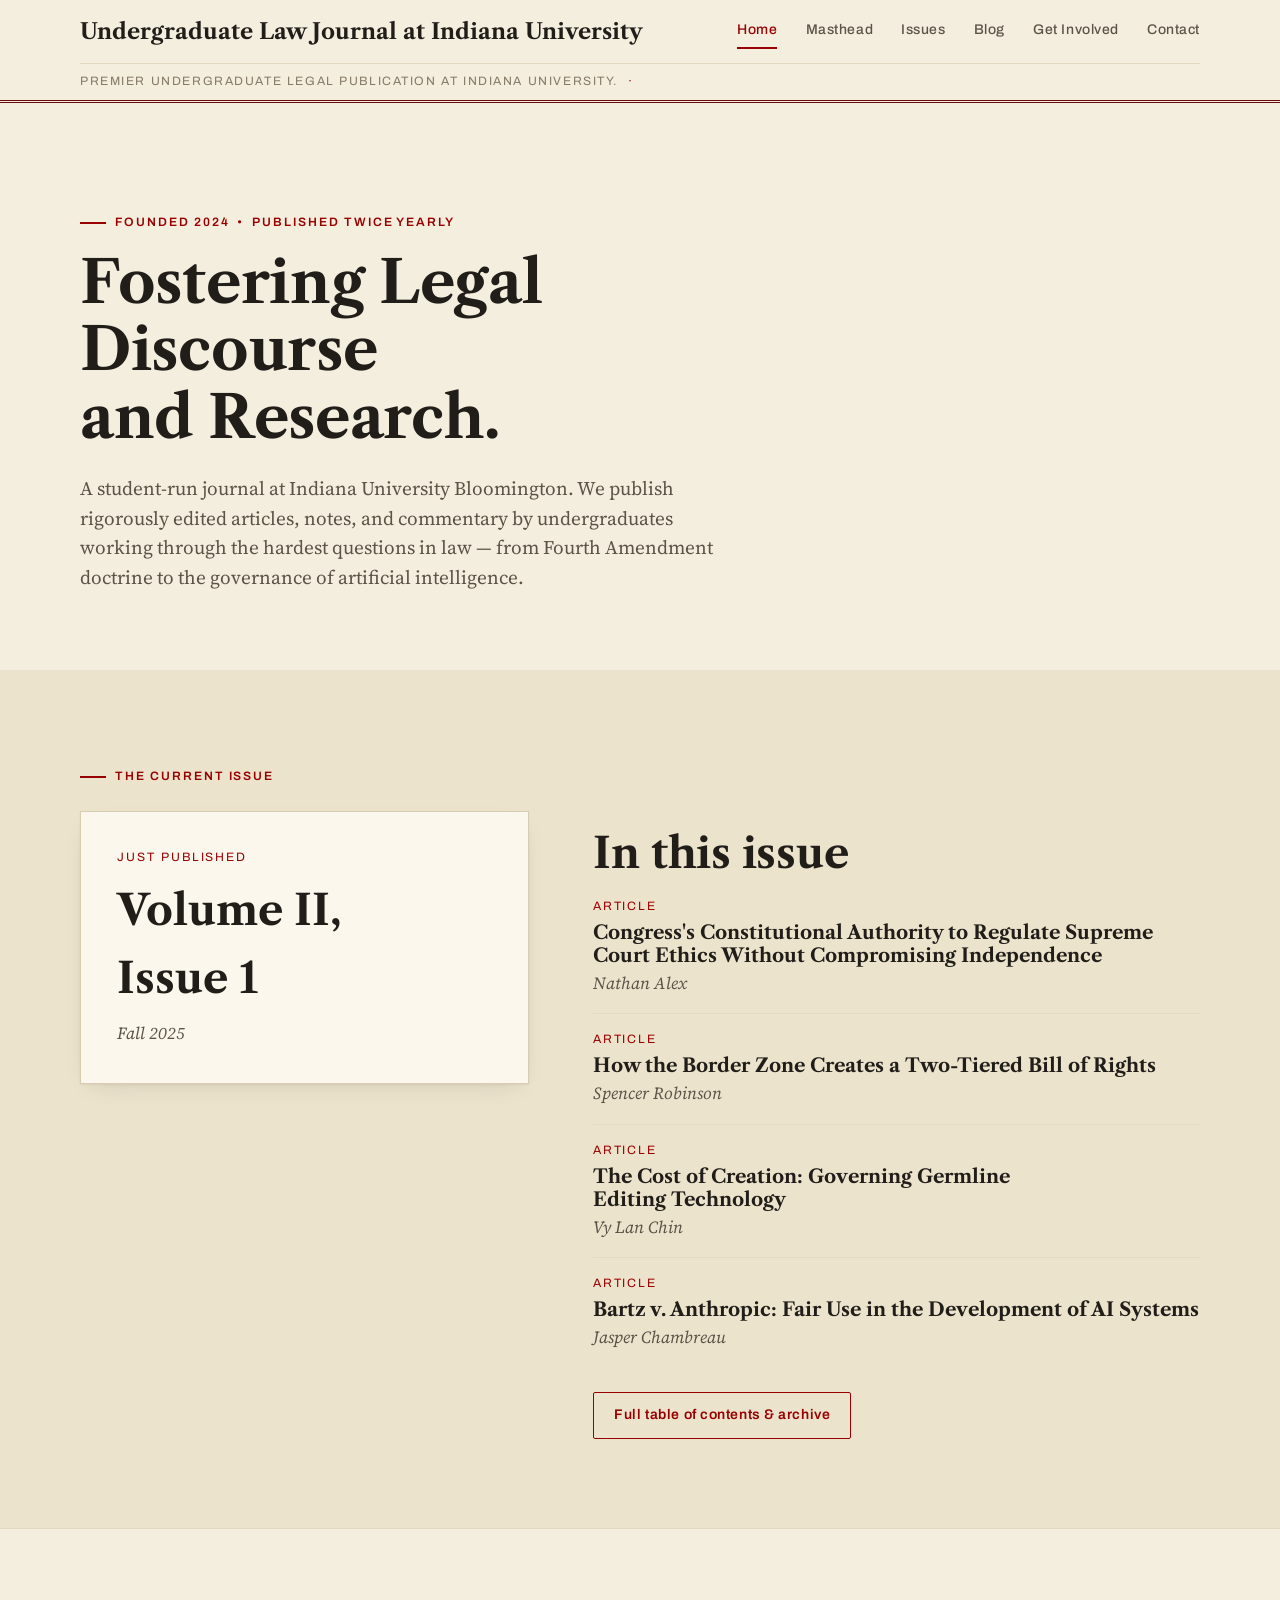
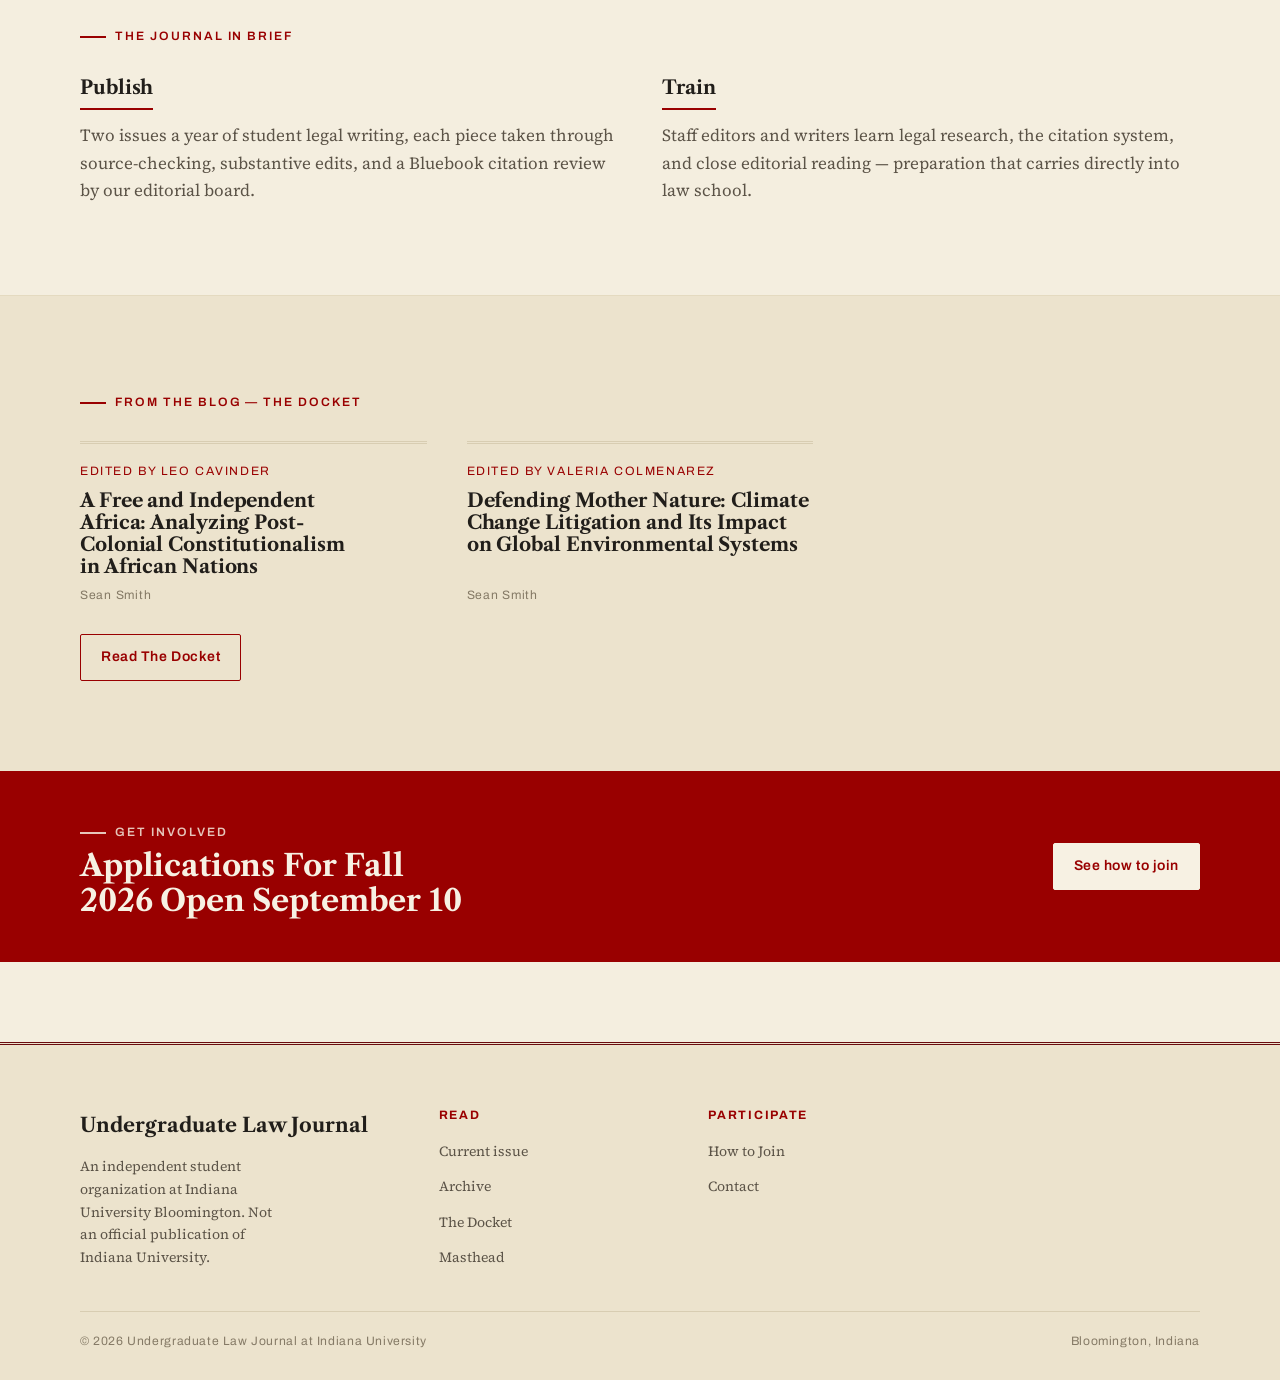
<file: index.html>
<!DOCTYPE html>
<html lang="en">
<head>
  <meta charset="UTF-8">
  <meta name="viewport" content="width=device-width, initial-scale=1.0">
  <title>ULJ @ IU</title>
  <meta name="description" content="The Indiana University Undergraduate Law Journal publishes peer-reviewed legal scholarship written and edited by undergraduates in Bloomington.">
  <link rel="icon" href="data:image/svg+xml,%3Csvg xmlns='http://www.w3.org/2000/svg' viewBox='0 0 32 32'%3E%3Crect width='32' height='32' fill='%23990000'/%3E%3Ctext x='16' y='24' font-size='22' text-anchor='middle' fill='%23F4EEDF' font-family='Georgia,serif'%3E%C2%A7%3C/text%3E%3C/svg%3E">
  <link rel="preconnect" href="https://fonts.googleapis.com">
  <link rel="preconnect" href="https://fonts.gstatic.com" crossorigin>
  <link rel="stylesheet" href="https://fonts.googleapis.com/css2?family=Archivo:wght@500;600;700&family=Libre+Caslon+Text:ital,wght@0,400;0,700;1,400&family=Source+Serif+4:opsz,wght@8..60,400;8..60,600&display=swap">
  <link rel="stylesheet" href="css/styles.css">
</head>
<body>
  <header class="site-header">
    <div class="wrap header-inner">
      <a class="wordmark" href="index.html">
        <span class="wordmark-title">Undergraduate Law Journal at Indiana University</span>
      </a>
      <button class="nav-toggle" aria-expanded="false" aria-controls="site-nav">Menu</button>
      <nav id="site-nav" class="site-nav" aria-label="Primary">
        <a href="index.html">Home</a>
        <a href="masthead.html">Masthead</a>
        <a href="issues.html">Issues</a>
        <a href="blog.html">Blog</a>
        <a href="get-involved.html">Get Involved</a>
        <a href="contact.html">Contact</a>
      </nav>
    </div>
    <div class="wrap volume-line">
      <span>Premier undergraduate legal publication at Indiana University.</span>
      <span aria-hidden="true">&middot;</span>
  
    </div>
  </header>

  <main>
    <section class="hero">
      <div class="wrap">
        <p class="eyebrow">Founded 2024 &nbsp;&bull;&nbsp; Published twice yearly</p>
        <h1>Fostering Legal Discourse and Research.</h1>
        <p class="lede">A student-run journal at Indiana University Bloomington. We publish rigorously edited articles, notes, and commentary by undergraduates working through the hardest questions in law &mdash; from Fourth Amendment doctrine to the governance of artificial intelligence.</p>
       
        
      </div>
    </section>

    <section class="section section--sunk">
      <div class="wrap">
        <p class="eyebrow">The current issue</p>
        <div class="issue-feature stack" style="margin-top:1.5rem">
          <div class="issue-plate">
            <p class="kicker">Just published</p>
            <p class="vol">Volume II, Issue 1</p>
            <p class="issue-meta">Fall 2025</p>
            
          </div>
          <div>
            <h2>In this issue</h2>
            <ul class="toc" style="margin-top:1.25rem">
              <li>
                <p class="art-kind">Article</p>
                <p class="art-title"><a href="issues.html">Congress's Constitutional Authority to Regulate Supreme Court Ethics Without Compromising Independence</a></p>
                <p class="art-author">Nathan Alex</p>
              </li>
              <li>
                <p class="art-kind">Article</p>
                <p class="art-title"><a href="issues.html">How the Border Zone Creates a Two-Tiered Bill of Rights</a></p>
                <p class="art-author">Spencer Robinson</p>
              </li>
              <li>
                <p class="art-kind">Article</p>
                <p class="art-title"><a href="issues.html">The Cost of Creation: Governing Germline Editing Technology</a></p>
                <p class="art-author">Vy Lan Chin</p>
              </li>
              <li>
                <p class="art-kind">Article</p>
                <p class="art-title"><a href="issues.html">Bartz v. Anthropic: Fair Use in the Development of AI Systems</a></p>
                <p class="art-author">Jasper Chambreau</p>
              </li>
            </ul>
            <div class="btn-row" style="margin-top:1.5rem">
              <a class="btn btn--ghost" href="issues.html">Full table of contents &amp; archive</a>
            </div>
          </div>
        </div>
      </div>
    </section>

    <section class="section">
      <div class="wrap">
        <p class="eyebrow">The Journal in brief</p>
        <div class="col-3" style="margin-top:1.75rem">
          <div>
            <h3>Publish</h3>
            <p>Two issues a year of student legal writing, each piece taken through source-checking, substantive edits, and a Bluebook citation review by our editorial board.</p>
          </div>
          <div>
            <h3>Train</h3>
            <p>Staff editors and writers learn legal research, the citation system, and close editorial reading &mdash; preparation that carries directly into law school.</p>
          </div>
        </div>
      </div>
    </section>

    <section class="section section--sunk">
      <div class="wrap">
        <p class="eyebrow">From the blog &mdash; The Docket</p>
        <div class="post-grid" style="margin-top:1.75rem">
          <article class="post">
            <p class="tag">Edited by Leo Cavinder</p>
            <h3><a href="blog.html">A Free and Independent Africa: Analyzing Post-Colonial Constitutionalism in African Nations</a></h3>
            <p class="byline">Sean Smith</p>
          </article>
          <article class="post">
            <p class="tag">Edited by Valeria Colmenarez</p>
            <h3><a href="blog.html">Defending Mother Nature: Climate Change Litigation and Its Impact on Global Environmental Systems
</a></h3>
            <p class="byline">Sean Smith</p>
          </article>
          
        </div>
        <div class="btn-row" style="margin-top:1.75rem">
          <a class="btn btn--ghost" href="blog.html">Read The Docket</a>
        </div>
      </div>
    </section>
  </main>

  <section class="callout">
    <div class="wrap">
      <div>
        <p class="eyebrow">Get involved</p>
        <h2>Applications For Fall 2026 Open September 10</h2>
      </div>
      <a class="btn" href="get-involved.html">See how to join</a>
    </div>
  </section>

  <footer class="site-footer">
    <div class="wrap">
      <div class="footer-grid">
        <div class="footer-brand">
          <span class="wordmark-title">Undergraduate Law Journal</span>
          <p>An independent student organization at Indiana University Bloomington. Not an official publication of Indiana University.</p>
        </div>
        <div>
          <h4>Read</h4>
          <ul>
            <li><a href="issues.html">Current issue</a></li>
            <li><a href="issues.html">Archive</a></li>
            <li><a href="blog.html">The Docket</a></li>
            <li><a href="masthead.html">Masthead</a></li>
          </ul>
        </div>
        <div>
          <h4>Participate</h4>
          <ul>
            <li><a href="get-involved.html">How to Join</a></li>
            <li><a href="contact.html">Contact</a></li>
          </ul>
        </div>
        <div>
          
        </div>
      </div>
      <div class="footer-base">
        <span>&copy; 2026 Undergraduate Law Journal at Indiana University</span>
        <span>Bloomington, Indiana</span>
      </div>
    </div>
  </footer>

  <script src="js/site.js"></script>
</body>
</html>
</file>
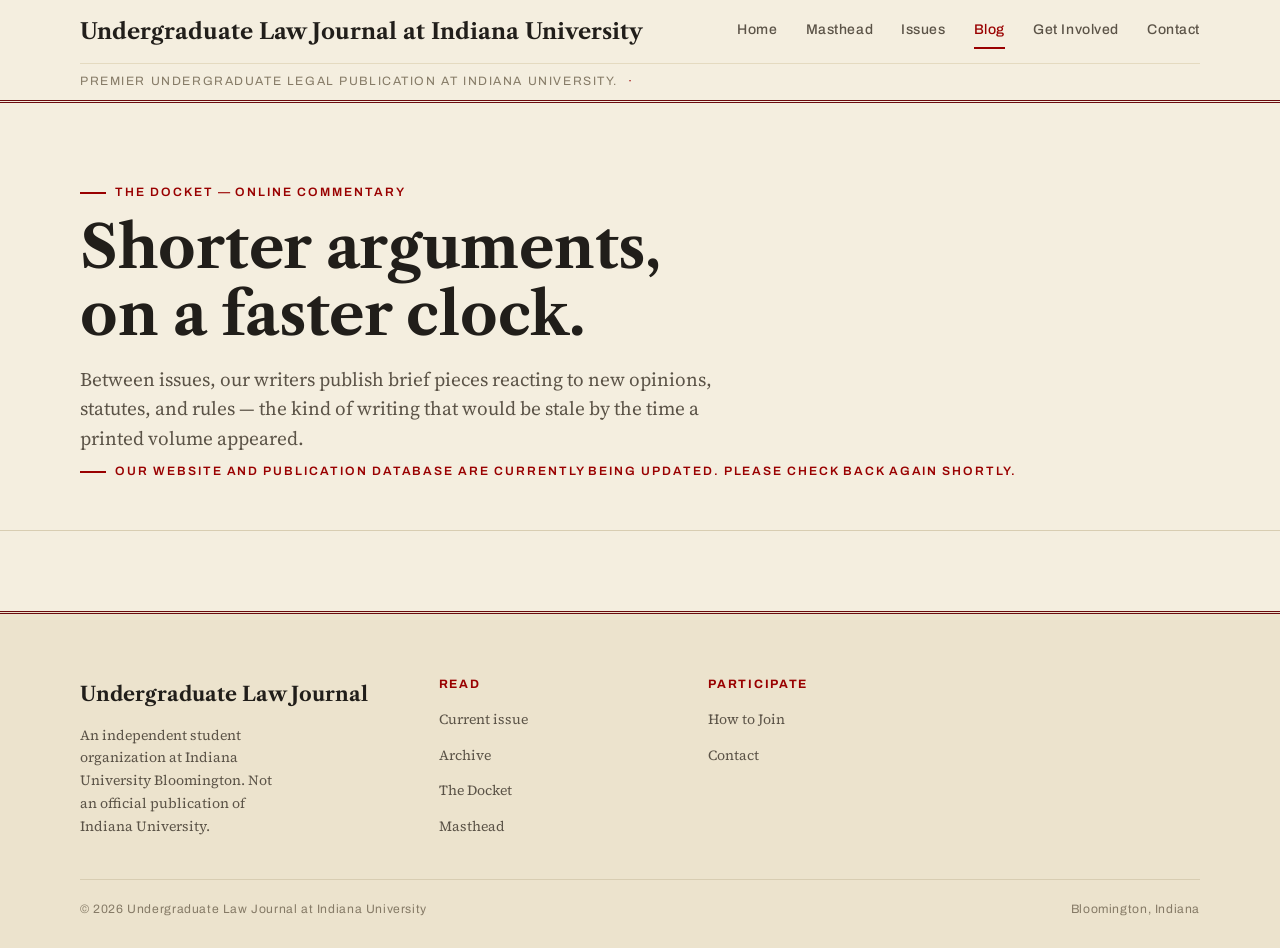
<file: blog.html>
<!DOCTYPE html>
<html lang="en">
<head>
  <meta charset="UTF-8">
  <meta name="viewport" content="width=device-width, initial-scale=1.0">
  <title>The Docket — Undergraduate Law Journal</title>
  <meta name="description" content="The Docket is the online commentary of the Indiana University Undergraduate Law Journal: short, timely pieces on current legal developments by our editors.">
  <link rel="icon" href="data:image/svg+xml,%3Csvg xmlns='http://www.w3.org/2000/svg' viewBox='0 0 32 32'%3E%3Crect width='32' height='32' fill='%23990000'/%3E%3Ctext x='16' y='24' font-size='22' text-anchor='middle' fill='%23F4EEDF' font-family='Georgia,serif'%3E%C2%A7%3C/text%3E%3C/svg%3E">
  <link rel="preconnect" href="https://fonts.googleapis.com">
  <link rel="preconnect" href="https://fonts.gstatic.com" crossorigin>
  <link rel="stylesheet" href="https://fonts.googleapis.com/css2?family=Archivo:wght@500;600;700&family=Libre+Caslon+Text:ital,wght@0,400;0,700;1,400&family=Source+Serif+4:opsz,wght@8..60,400;8..60,600&display=swap">
  <link rel="stylesheet" href="css/styles.css">
</head>
<body>
  <header class="site-header">
    <div class="wrap header-inner">
      <a class="wordmark" href="index.html">
        <span class="wordmark-title">Undergraduate Law Journal at Indiana University</span>
      </a>
      <button class="nav-toggle" aria-expanded="false" aria-controls="site-nav">Menu</button>
      <nav id="site-nav" class="site-nav" aria-label="Primary">
        <a href="index.html">Home</a>
        <a href="masthead.html">Masthead</a>
        <a href="issues.html">Issues</a>
        <a href="blog.html">Blog</a>
        <a href="get-involved.html">Get Involved</a>
        <a href="contact.html">Contact</a>
      </nav>
    </div>
    <div class="wrap volume-line">
      <span>Premier undergraduate legal publication at Indiana University.</span>
      <span aria-hidden="true">&middot;</span>
  
    </div>
  </header>

  <main>
  <div class="page-head">
      <div class="wrap">
        <p class="eyebrow">The Docket &mdash; online commentary</p>
        <h1>Shorter arguments, on a faster clock.</h1>
        <p class="lede">Between issues, our writers publish brief pieces reacting to new opinions, statutes, and rules &mdash; the kind of writing that would be stale by the time a printed volume appeared.</p>
        <p class="eyebrow">Our website and publication database are currently being updated. Please check back again shortly.</p>

      </div>
    </div>
    <!--
    <section class="section">
      <div class="wrap">
        <article class="post post--feature">
          <p class="tag">Featured &middot; Constitutional Law</p>
          <h2><a href="#">The Major Questions Doctrine Is Doing Two Jobs at Once</a></h2>
          <p>Courts invoke it as a clear-statement rule and as a substantive limit on delegation in the same breath. Pulling those apart changes which agency actions actually survive &mdash; and which arguments litigants should be making.</p>
          <p class="byline">Priya Raghunathan, Editor-in-Chief &middot; December 3, 2025 &middot; 9 min read</p>
        </article>

        <div class="post-grid" style="margin-top:3rem">
          <article class="post">
            <p class="tag">Criminal Procedure</p>
            <h3><a href="#">What <em>Rahimi</em> Left Unanswered About Historical Analogues</a></h3>
            <p>The Court told lower courts to reason from tradition. It did not say how close the analogy has to be, and the circuits are already splitting.</p>
            <p class="byline">Sofia Alvarez &middot; November 12, 2025</p>
          </article>
          <article class="post">
            <p class="tag">Technology &amp; Law</p>
            <h3><a href="#">Indiana's Data-Broker Registry, One Year On</a></h3>
            <p>Enforcement has been quiet. We read every registration filing to see whether the statute is doing anything at all.</p>
            <p class="byline">Devin Park &middot; October 28, 2025</p>
          </article>
          <article class="post">
            <p class="tag">Courts</p>
            <h3><a href="#">Cameras in the Seventh Circuit: A Modest Proposal</a></h3>
            <p>Oral argument audio is already public. The step to video is smaller than the court's reluctance suggests.</p>
            <p class="byline">Grace Whitfield &middot; October 9, 2025</p>
          </article>
          <article class="post">
            <p class="tag">Federal Courts</p>
            <h3><a href="#">Universal Injunctions and the Limits of a Single District Judge</a></h3>
            <p>The remedy keeps coming back. A look at why nationwide relief is so hard for the Court to give up.</p>
            <p class="byline">Elliot Nakamura &middot; September 22, 2025</p>
          </article>
          <article class="post">
            <p class="tag">Property</p>
            <h3><a href="#">Regulatory Takings After the Latest Round of Exactions Cases</a></h3>
            <p>The nexus-and-proportionality test now reaches legislative conditions. Indiana's zoning boards should take notice.</p>
            <p class="byline">Hannah Ostrowski &middot; September 8, 2025</p>
          </article>
          <article class="post">
            <p class="tag">Legal Education</p>
            <h3><a href="#">Why Undergraduates Should Learn Citation Before Law School</a></h3>
            <p>A staff editor makes the case that the discipline of the citation system teaches research, not just formatting.</p>
            <p class="byline">Olivia Brandt &middot; August 30, 2025</p>
          </article>
        </div>

        <p class="meta" style="margin-top:2.5rem">Want to pitch a piece? Editors and staff can propose commentary to the Executive Online Editor at any time. See <a href="get-involved.html">Get Involved</a>.</p>
      </div>
    </section>
  </main>

  <section class="callout">
    <div class="wrap">
      <div>
        <p class="eyebrow">Write for The Docket</p>
        <h2>Staff editors publish their first piece within their first semester.</h2>
      </div>
      <a class="btn" href="get-involved.html">Join the Journal</a>
    </div>
  </section> -->

  <footer class="site-footer">
    <div class="wrap">
      <div class="footer-grid">
        <div class="footer-brand">
          <span class="wordmark-title">Undergraduate Law Journal</span>
          <p>An independent student organization at Indiana University Bloomington. Not an official publication of Indiana University.</p>
        </div>
        <div>
          <h4>Read</h4>
          <ul>
            <li><a href="issues.html">Current issue</a></li>
            <li><a href="issues.html">Archive</a></li>
            <li><a href="blog.html">The Docket</a></li>
            <li><a href="masthead.html">Masthead</a></li>
          </ul>
        </div>
        <div>
          <h4>Participate</h4>
          <ul>
            <li><a href="get-involved.html">How to Join</a></li>
            <li><a href="contact.html">Contact</a></li>
          </ul>
        </div>
        <div>
          
        </div>
      </div>
      <div class="footer-base">
        <span>&copy; 2026 Undergraduate Law Journal at Indiana University</span>
        <span>Bloomington, Indiana</span>
      </div>
    </div>
  </footer>

  <script src="js/site.js"></script>
</body>
</html>
</file>
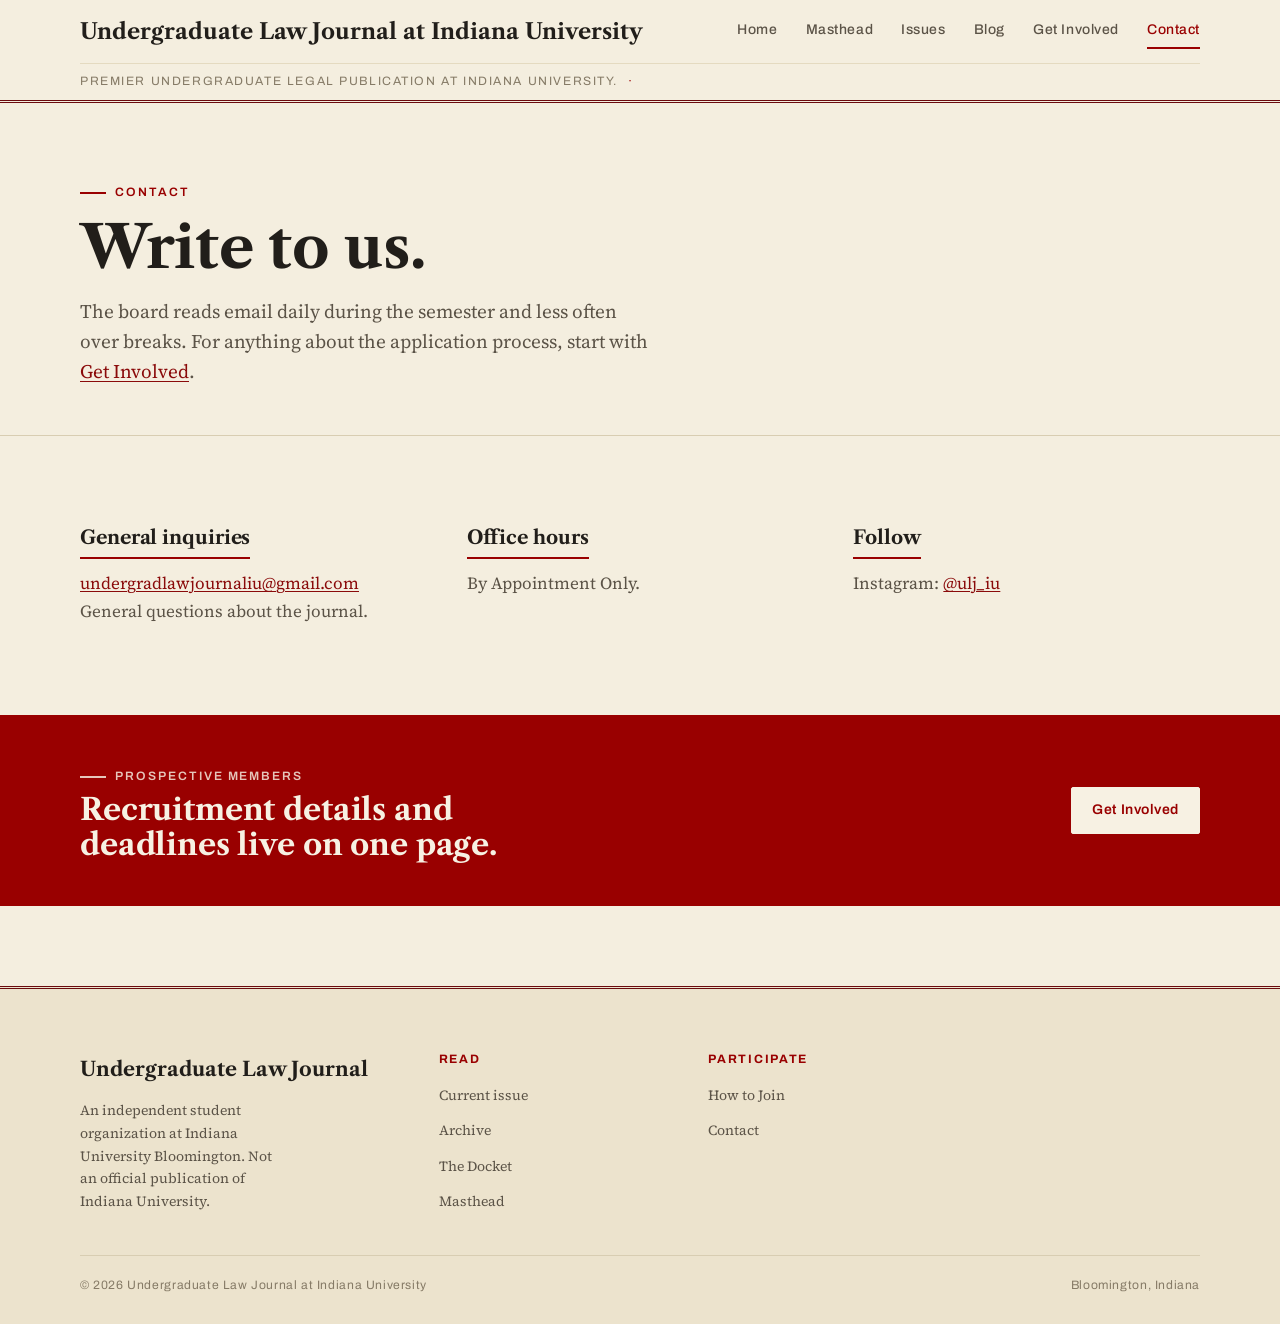
<file: contact.html>
<!DOCTYPE html>
<html lang="en">
<head>
  <meta charset="UTF-8">
  <meta name="viewport" content="width=device-width, initial-scale=1.0">
  <title>Contact — Undergraduate Law Journal</title>
  <meta name="description" content="Reach the Indiana University Undergraduate Law Journal: general inquiries, submissions, partnership, and our mailing address in Bloomington.">
  <link rel="icon" href="data:image/svg+xml,%3Csvg xmlns='http://www.w3.org/2000/svg' viewBox='0 0 32 32'%3E%3Crect width='32' height='32' fill='%23990000'/%3E%3Ctext x='16' y='24' font-size='22' text-anchor='middle' fill='%23F4EEDF' font-family='Georgia,serif'%3E%C2%A7%3C/text%3E%3C/svg%3E">
  <link rel="preconnect" href="https://fonts.googleapis.com">
  <link rel="preconnect" href="https://fonts.gstatic.com" crossorigin>
  <link rel="stylesheet" href="https://fonts.googleapis.com/css2?family=Archivo:wght@500;600;700&family=Libre+Caslon+Text:ital,wght@0,400;0,700;1,400&family=Source+Serif+4:opsz,wght@8..60,400;8..60,600&display=swap">
  <link rel="stylesheet" href="css/styles.css">
</head>
<body>
  <header class="site-header">
    <div class="wrap header-inner">
      <a class="wordmark" href="index.html">
        <span class="wordmark-title">Undergraduate Law Journal at Indiana University</span>
      </a>
      <button class="nav-toggle" aria-expanded="false" aria-controls="site-nav">Menu</button>
      <nav id="site-nav" class="site-nav" aria-label="Primary">
        <a href="index.html">Home</a>
        <a href="masthead.html">Masthead</a>
        <a href="issues.html">Issues</a>
        <a href="blog.html">Blog</a>
        <a href="get-involved.html">Get Involved</a>
        <a href="contact.html">Contact</a>
      </nav>
    </div>
    <div class="wrap volume-line">
      <span>Premier undergraduate legal publication at Indiana University.</span>
      <span aria-hidden="true">&middot;</span>
  
    </div>
  </header>
  <main>
    <div class="page-head">
      <div class="wrap">
        <p class="eyebrow">Contact</p>
        <h1>Write to us.</h1>
        <p class="lede">The board reads email daily during the semester and less often over breaks. For anything about the application process, start with <a href="get-involved.html">Get Involved</a>.</p>
      </div>
    </div>

    <section class="section">
      <div class="wrap">
        <div class="contact-grid">
          <div class="contact-card">
            <h3>General inquiries</h3>
            <p><a href="mailto:undergradlawjournaliu@gmail.com">undergradlawjournaliu@gmail.com</a><br>General questions about the journal.</p>
          </div>
          
          <div class="contact-card">
            <h3>Office hours</h3>
            <p>By Appointment Only.</p>
          </div>
          <div class="contact-card">
            <h3>Follow</h3>
            <p>
              Instagram: <a href="#">@ulj_iu</a><br>
            </p>
          </div>
        </div>
      </div>
    </section>

    

  <section class="callout">
    <div class="wrap">
      <div>
        <p class="eyebrow">Prospective members</p>
        <h2>Recruitment details and deadlines live on one page.</h2>
      </div>
      <a class="btn" href="get-involved.html">Get Involved</a>
    </div>
  </section>

  <footer class="site-footer">
    <div class="wrap">
      <div class="footer-grid">
        <div class="footer-brand">
          <span class="wordmark-title">Undergraduate Law Journal</span>
          <p>An independent student organization at Indiana University Bloomington. Not an official publication of Indiana University.</p>
        </div>
        <div>
          <h4>Read</h4>
          <ul>
            <li><a href="issues.html">Current issue</a></li>
            <li><a href="issues.html">Archive</a></li>
            <li><a href="blog.html">The Docket</a></li>
            <li><a href="masthead.html">Masthead</a></li>
          </ul>
        </div>
        <div>
          <h4>Participate</h4>
          <ul>
            <li><a href="get-involved.html">How to Join</a></li>
            <li><a href="contact.html">Contact</a></li>
          </ul>
        </div>
        <div>
          
        </div>
      </div>
      <div class="footer-base">
        <span>&copy; 2026 Undergraduate Law Journal at Indiana University</span>
        <span>Bloomington, Indiana</span>
      </div>
    </div>
  </footer>

  <script src="js/site.js"></script>
</body>
</html>
</file>
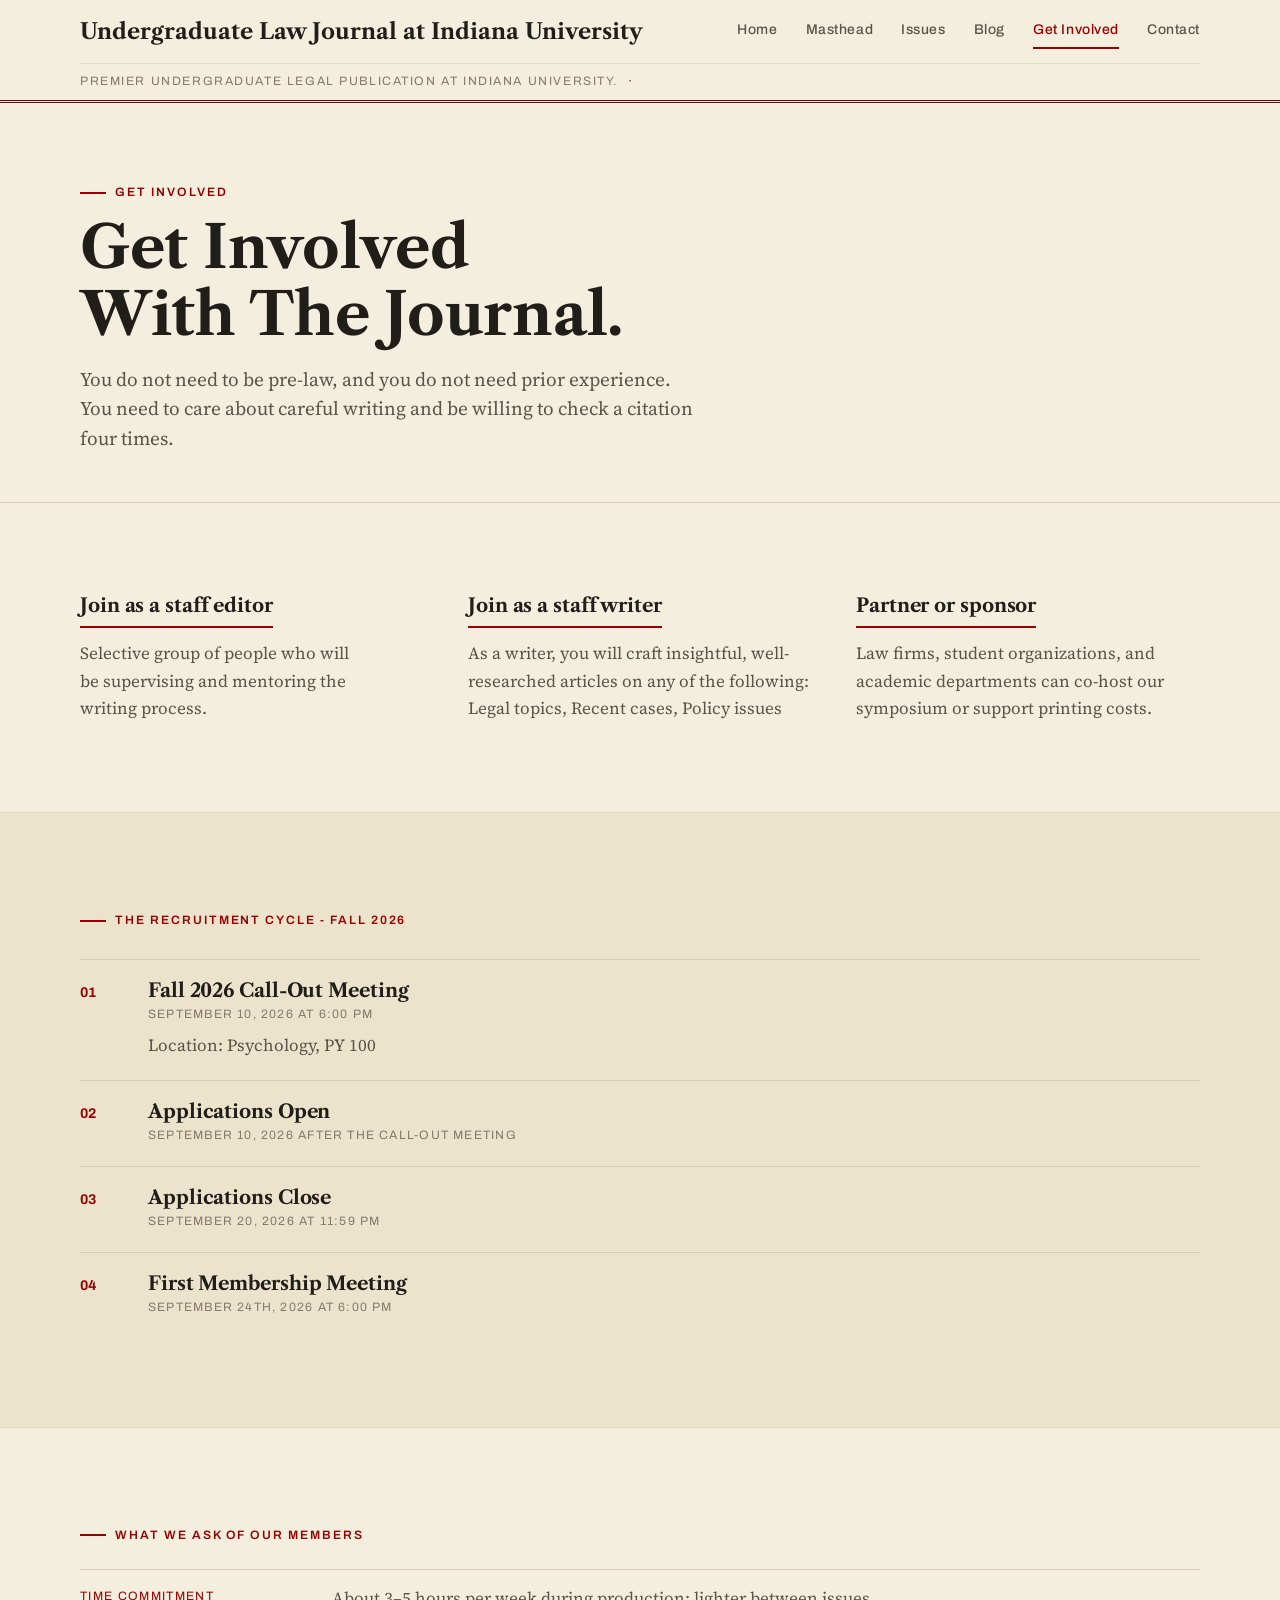
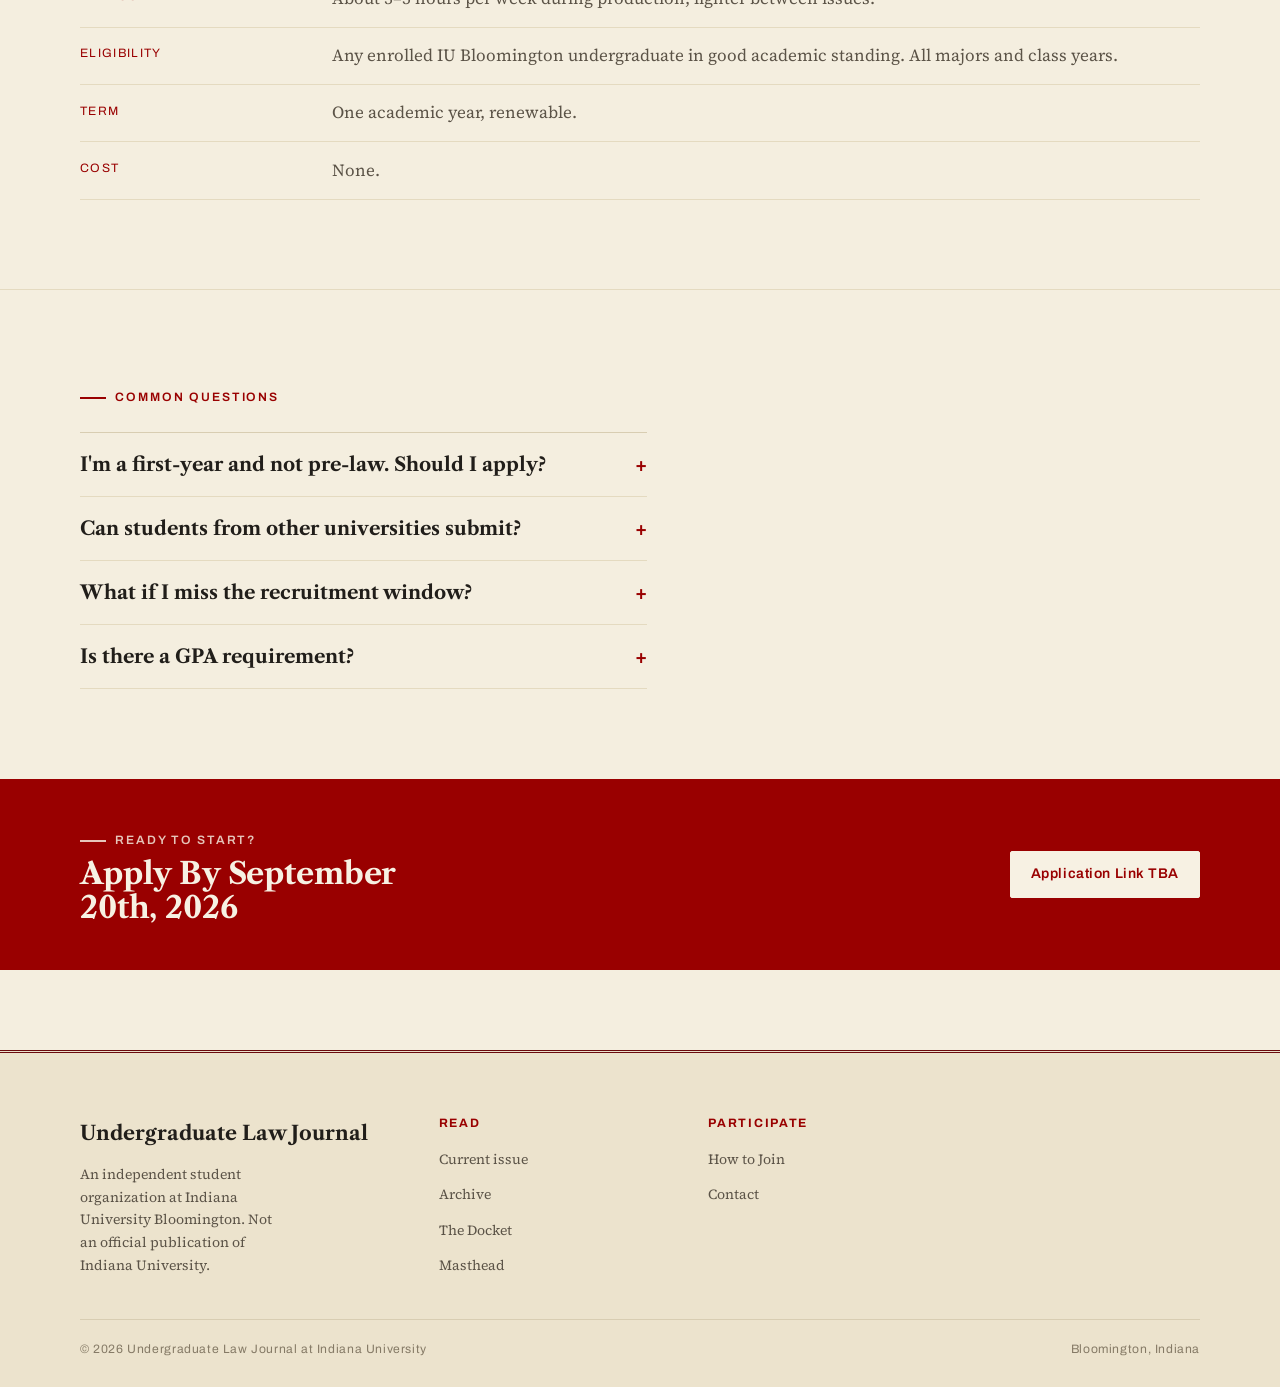
<file: get-involved.html>
<!DOCTYPE html>
<html lang="en">
<head>
  <meta charset="UTF-8">
  <meta name="viewport" content="width=device-width, initial-scale=1.0">
  <title>Get Involved — Undergraduate Law Journal</title>
  <meta name="description" content="How to join the Indiana University Undergraduate Law Journal as a staff editor, submit an article for publication, or partner with us.">
  <link rel="icon" href="data:image/svg+xml,%3Csvg xmlns='http://www.w3.org/2000/svg' viewBox='0 0 32 32'%3E%3Crect width='32' height='32' fill='%23990000'/%3E%3Ctext x='16' y='24' font-size='22' text-anchor='middle' fill='%23F4EEDF' font-family='Georgia,serif'%3E%C2%A7%3C/text%3E%3C/svg%3E">
  <link rel="preconnect" href="https://fonts.googleapis.com">
  <link rel="preconnect" href="https://fonts.gstatic.com" crossorigin>
  <link rel="stylesheet" href="https://fonts.googleapis.com/css2?family=Archivo:wght@500;600;700&family=Libre+Caslon+Text:ital,wght@0,400;0,700;1,400&family=Source+Serif+4:opsz,wght@8..60,400;8..60,600&display=swap">
  <link rel="stylesheet" href="css/styles.css">
</head>
<body>
  <header class="site-header">
    <div class="wrap header-inner">
      <a class="wordmark" href="index.html">
        <span class="wordmark-title">Undergraduate Law Journal at Indiana University</span>
      </a>
      <button class="nav-toggle" aria-expanded="false" aria-controls="site-nav">Menu</button>
      <nav id="site-nav" class="site-nav" aria-label="Primary">
        <a href="index.html">Home</a>
        <a href="masthead.html">Masthead</a>
        <a href="issues.html">Issues</a>
        <a href="blog.html">Blog</a>
        <a href="get-involved.html">Get Involved</a>
        <a href="contact.html">Contact</a>
      </nav>
    </div>
    <div class="wrap volume-line">
      <span>Premier undergraduate legal publication at Indiana University.</span>
      <span aria-hidden="true">&middot;</span>
  
    </div>
  </header>

  <main>
    <div class="page-head">
      <div class="wrap">
        <p class="eyebrow">Get Involved</p>
        <h1>Get Involved With The Journal.</h1>
        <p class="lede">You do not need to be pre-law, and you do not need prior experience. You need to care about careful writing and be willing to check a citation four times.</p>
      </div>
    </div>

    <section class="section">
      <div class="wrap">
        <div class="col-3">
          <div>
            <h3>Join as a staff editor</h3>
            <p>Selective group of people who will be supervising and mentoring the writing process. </p>
          </div>
          <div>
            <h3>Join as a staff writer</h3>
            <p>As a writer, you will craft insightful, well-researched articles on any of the following: Legal topics, Recent cases, Policy issues</p>
          </div>
          <div>
            <h3>Partner or sponsor</h3>
            <p>Law firms, student organizations, and academic departments can co-host our symposium or support printing costs.</p>
          </div>
        </div>
      </div>
    </section>

    <section class="section section--sunk">
      <div class="wrap">
        <p class="eyebrow">The recruitment cycle - Fall 2026</p>
        <!-- <h2 style="margin-top:0.6rem">From application to your first byline</h2> -->
        <ol class="timeline" style="margin-top:1.75rem">
          <li>
            <div>
              <h3>Fall 2026 Call-Out Meeting</h3>
              <p class="when">September 10, 2026 at 6:00 PM</p>
              <p>Location: Psychology, PY 100</p>
            </div>
          </li>
          <li>
            <div>
              <h3>Applications Open</h3>
              <p class="when">September 10, 2026 After The Call-Out Meeting</p>
            </div>
          </li>
          <li>
            <div>
              <h3>Applications Close</h3>
              <p class="when">September 20, 2026 at 11:59 PM</p>
            </div>
          </li>
          <li>
            <div>
              <h3>First Membership Meeting</h3>
              <p class="when">September 24th, 2026 at 6:00 PM</p>
            </div>
          </li>
          
        </ol>
      </div>
    </section>

    <section class="section">
      <div class="wrap">
        <p class="eyebrow">What we ask of our members</p>
        <dl class="spec-list">
          <div>
            <dt>Time commitment</dt>
            <dd>About 3&ndash;5 hours per week during production; lighter between issues.</dd>
          </div> 
          <div>
            <dt>Eligibility</dt>
            <dd>Any enrolled IU Bloomington undergraduate in good academic standing. All majors and class years.</dd>
          </div>
          <div>
            <dt>Term</dt>
            <dd>One academic year, renewable.</dd>
          </div>
          <div>
            <dt>Cost</dt>
            <dd>None.</dd>
          </div>
        </dl>
      </div>
    </section>

   <!-- <section class="section section--sunk">
      <div class="wrap">
        <p class="eyebrow">For authors</p>
        <h2 style="margin-top:0.6rem">Submission guidelines</h2>
        <dl class="spec-list">
          <div>
            <dt>Who may submit</dt>
            <dd>Any current undergraduate, or a graduate who wrote the piece as an undergraduate within the past year.</dd>
          </div>
          <div>
            <dt>Length</dt>
            <dd>Articles 6,000&ndash;15,000 words; notes and comments 3,000&ndash;6,000 words, footnotes included.</dd>
          </div>
          <div>
            <dt>Format</dt>
            <dd>Word document, double-spaced, footnotes in Bluebook (21st ed.) form. Remove identifying information for blind review.</dd>
          </div>
          <div>
            <dt>Originality</dt>
            <dd>Unpublished and not under review elsewhere. Seminar papers are welcome and often the strongest submissions.</dd>
          </div>
          <div>
            <dt>Next deadline</dt>
            <dd>January 16, 2026, 11:59 p.m. ET, for Volume XIII. Decisions by mid-March.</dd>
          </div>
          <div>
            <dt>How to send</dt>
            <dd>Email your manuscript and a 150-word abstract to <a href="mailto:submissions.iuulj@iu.edu">submissions.iuulj@iu.edu</a>.</dd>
          </div>
        </dl>
      </div>
    </section>--> 

    <section class="section">
      <div class="wrap">
        <p class="eyebrow">Common questions</p>
        <div class="faq" style="margin-top:1.5rem">
          <details>
            <summary>I'm a first-year and not pre-law. Should I apply?</summary>
            <p>Yes, absolutely. We welcome students at every stage of their undergraduate career, and you don't need to be pre-law (or even sure you want to go to law school) to get involved. Many of our most active members joined as first-years with little to no legal background. What matters more than prior experience is genuine interest in legal or policy issues and a willingness to learn.

Joining early also gives you more time to grow within the organization, take on leadership roles, and build skills in legal writing and analysis well before law school applications are on your radar.</p>
          </details>
          <!-- <details>
            <summary>Do I have to submit a piece to be on staff?</summary>
            <p>No. Editing and writing are separate tracks. Many staff editors never publish an article and instead write short commentary for The Docket.</p>
          </details> -->
          <details>
            <summary>Can students from other universities submit?</summary>
            <p>Yes. Our print issues regularly include authors from other institutions. Only staff editor and writer positions are limited to IU Bloomington students.</p>
          </details>
          <details>
            <summary>What if I miss the recruitment window?</summary>
            <p>Email us to be added to the interest list. We occasionally take mid-cycle staff when an editing or writing team needs capacity.</p>
          </details>
          <details>
            <summary>Is there a GPA requirement?</summary>
            <p>Only good academic standing with the university. We do not set a separate GPA cutoff.</p>
          </details>
        </div>
      </div>
    </section>
  </main>

  <section class="callout">
    <div class="wrap">
      <div>
        <p class="eyebrow">Ready to start?</p>
        <h2>Apply By September 20th, 2026</h2>
      </div>
      <a class="btn" href="contact.html">Application Link TBA</a>
    </div>
  </section>

  <footer class="site-footer">
    <div class="wrap">
      <div class="footer-grid">
        <div class="footer-brand">
          <span class="wordmark-title">Undergraduate Law Journal</span>
          <p>An independent student organization at Indiana University Bloomington. Not an official publication of Indiana University.</p>
        </div>
        <div>
          <h4>Read</h4>
          <ul>
            <li><a href="issues.html">Current issue</a></li>
            <li><a href="issues.html">Archive</a></li>
            <li><a href="blog.html">The Docket</a></li>
            <li><a href="masthead.html">Masthead</a></li>
          </ul>
        </div>
        <div>
          <h4>Participate</h4>
          <ul>
            <li><a href="get-involved.html">How to Join</a></li>
            <li><a href="contact.html">Contact</a></li>
          </ul>
        </div>
        <div>
          
        </div>
      </div>
      <div class="footer-base">
        <span>&copy; 2026 Undergraduate Law Journal at Indiana University</span>
        <span>Bloomington, Indiana</span>
      </div>
    </div>
  </footer>

  <script src="js/site.js"></script>
</body>
</html>
</file>
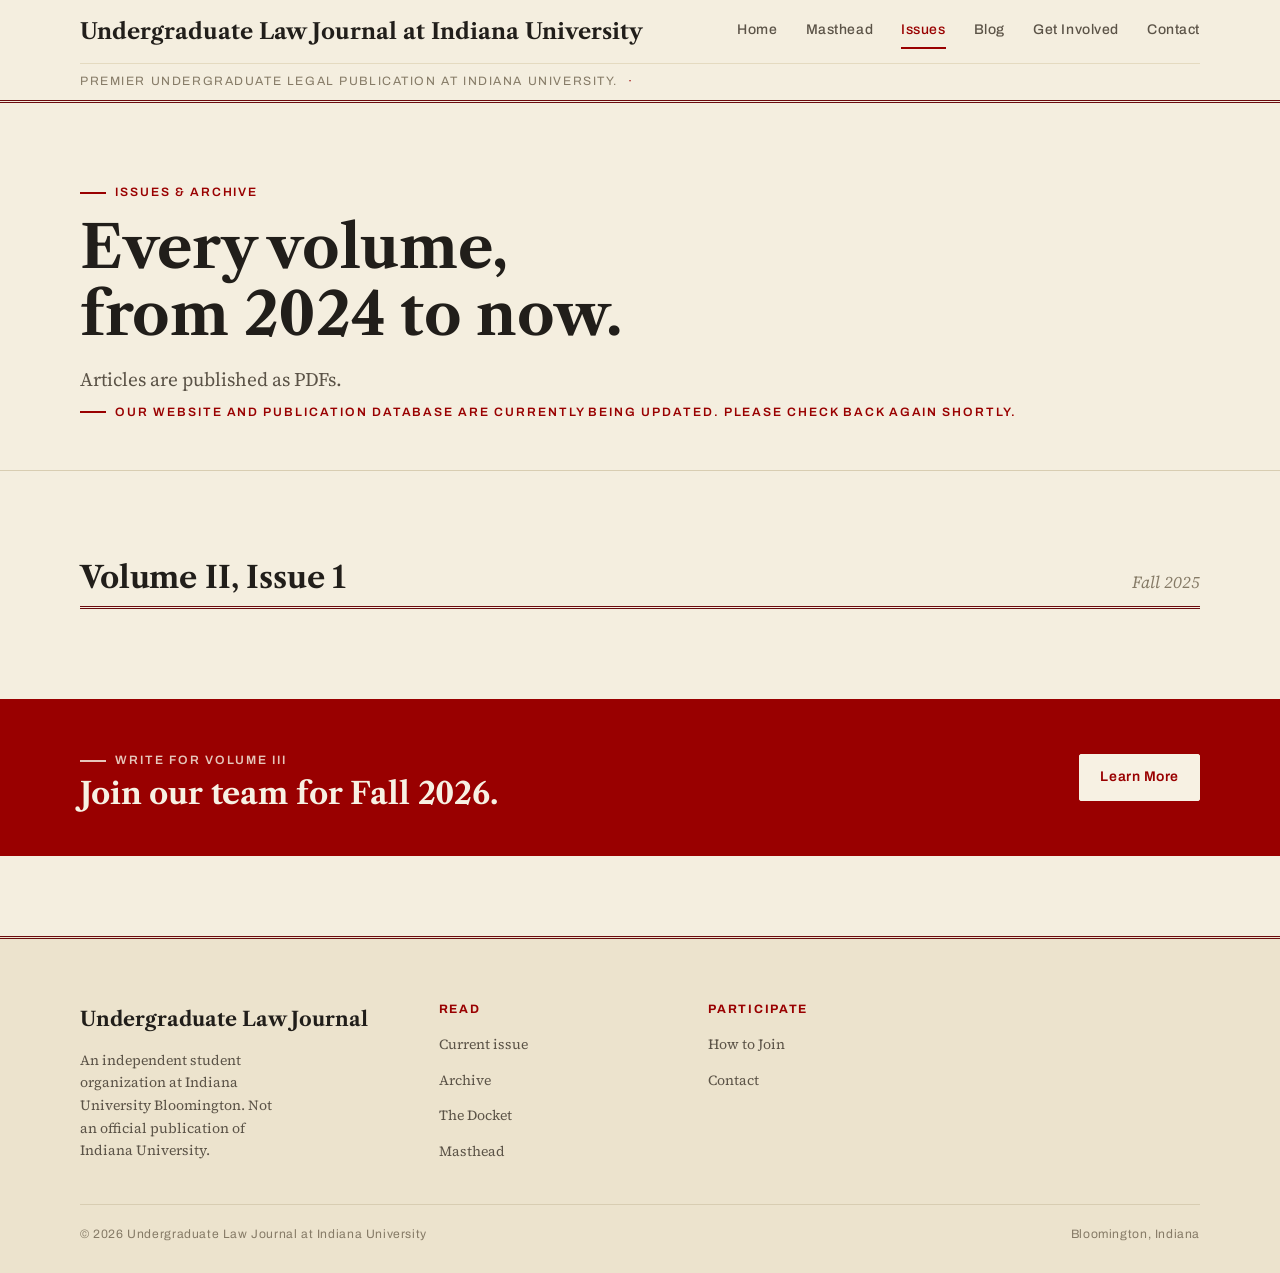
<file: issues.html>
<!DOCTYPE html>
<html lang="en">
<head>
  <meta charset="UTF-8">
  <meta name="viewport" content="width=device-width, initial-scale=1.0">
  <title>Issues &amp; Archive — Undergraduate Law Journal</title>
  <meta name="description" content="Browse the current issue and full archive of the Indiana University Undergraduate Law Journal, with citation information for each volume.">
  <link rel="icon" href="data:image/svg+xml,%3Csvg xmlns='http://www.w3.org/2000/svg' viewBox='0 0 32 32'%3E%3Crect width='32' height='32' fill='%23990000'/%3E%3Ctext x='16' y='24' font-size='22' text-anchor='middle' fill='%23F4EEDF' font-family='Georgia,serif'%3E%C2%A7%3C/text%3E%3C/svg%3E">
  <link rel="preconnect" href="https://fonts.googleapis.com">
  <link rel="preconnect" href="https://fonts.gstatic.com" crossorigin>
  <link rel="stylesheet" href="https://fonts.googleapis.com/css2?family=Archivo:wght@500;600;700&family=Libre+Caslon+Text:ital,wght@0,400;0,700;1,400&family=Source+Serif+4:opsz,wght@8..60,400;8..60,600&display=swap">
  <link rel="stylesheet" href="css/styles.css">
</head>
<body>
  <header class="site-header">
    <div class="wrap header-inner">
      <a class="wordmark" href="index.html">
        <span class="wordmark-title">Undergraduate Law Journal at Indiana University</span>
      </a>
      <button class="nav-toggle" aria-expanded="false" aria-controls="site-nav">Menu</button>
      <nav id="site-nav" class="site-nav" aria-label="Primary">
        <a href="index.html">Home</a>
        <a href="masthead.html">Masthead</a>
        <a href="issues.html">Issues</a>
        <a href="blog.html">Blog</a>
        <a href="get-involved.html">Get Involved</a>
        <a href="contact.html">Contact</a>
      </nav>
    </div>
    <div class="wrap volume-line">
      <span>Premier undergraduate legal publication at Indiana University.</span>
      <span aria-hidden="true">&middot;</span>
  
    </div>
  </header>

  <main>
    <div class="page-head">
      <div class="wrap">
        <p class="eyebrow">Issues &amp; Archive</p>
        <h1>Every volume, from 2024 to now.</h1>
        <p class="lede">Articles are published as PDFs.</p>
        <p class="eyebrow">Our website and publication database are currently being updated. Please check back again shortly.</p>

      </div>
    </div>

    <section class="section">
      <div class="wrap">

        <article class="archive-vol">
          <header>
            <h2>Volume II, Issue 1</h2>
            <span class="vol-date">Fall 2025</span>
          </header>
         <!-- <ul class="toc" style="margin-top:1.25rem">
            <li>
              <p class="art-kind">Article</p>
              <p class="art-title"><a href="#">After Chevron: Judicial Review of Agency Statutory Interpretation in the Circuit Courts</a></p>
              <p class="art-author">Priya Raghunathan</p>
              <p class="art-pages">12 Ind. U. Undergraduate L.J. 1 (2025) &middot; pp. 1&ndash;38 &middot; PDF</p>
            </li>
            <li>
              <p class="art-kind">Note</p>
              <p class="art-title"><a href="#">Algorithmic Rulemaking and the Notice-and-Comment Tradition</a></p>
              <p class="art-author">Marcus DeWitt</p>
              <p class="art-pages">12 Ind. U. Undergraduate L.J. 39 (2025) &middot; pp. 39&ndash;71 &middot; PDF</p>
            </li>
            <li>
              <p class="art-kind">Note</p>
              <p class="art-title"><a href="#">Standing to Sue the EPA: Indiana Farmers and the Waters of the United States Rule</a></p>
              <p class="art-author">Hannah Ostrowski</p>
              <p class="art-pages">12 Ind. U. Undergraduate L.J. 72 (2025) &middot; pp. 72&ndash;104 &middot; PDF</p>
            </li>
            <li>
              <p class="art-kind">Comment</p>
              <p class="art-title"><a href="#">Rethinking the Nondelegation Doctrine for State Legislatures</a></p>
              <p class="art-author">Elliot Nakamura</p>
              <p class="art-pages">12 Ind. U. Undergraduate L.J. 105 (2025) &middot; pp. 105&ndash;126 &middot; PDF</p>
            </li>
          </ul>
        </article> -->

        <!-- <article class="archive-vol">
          <header>
            <h2>Volume XI, Number 2</h2>
            <span class="vol-date">Spring 2025</span>
          </header>
          <ul class="toc" style="margin-top:1.25rem">
            <li>
              <p class="art-kind">Article</p>
              <p class="art-title"><a href="#">The Exclusionary Rule After <em>Herring</em>: An Empirical Look at Suppression Motions in Indiana Trial Courts</a></p>
              <p class="art-author">Jonah Abernathy</p>
              <p class="art-pages">11 Ind. U. Undergraduate L.J. 141 (2025) &middot; PDF</p>
            </li>
            <li>
              <p class="art-kind">Note</p>
              <p class="art-title"><a href="#">Compelled Decryption and the Foregone Conclusion Doctrine</a></p>
              <p class="art-author">Clara Meng</p>
              <p class="art-pages">11 Ind. U. Undergraduate L.J. 178 (2025) &middot; PDF</p>
            </li>
            <li>
              <p class="art-kind">Note</p>
              <p class="art-title"><a href="#">Municipal Broadband and the Dormant Commerce Clause</a></p>
              <p class="art-author">Victor Ramirez</p>
              <p class="art-pages">11 Ind. U. Undergraduate L.J. 205 (2025) &middot; PDF</p>
            </li>
          </ul>
        </article>-->
      </div>
    </section>
  </main>

  <section class="callout">
    <div class="wrap">
      <div>
        <p class="eyebrow">Write for Volume III</p>
        <h2>Join our team for Fall 2026.</h2>
      </div>
      <a class="btn" href="get-involved.html">Learn More</a>
    </div>
  </section>

  <footer class="site-footer">
    <div class="wrap">
      <div class="footer-grid">
        <div class="footer-brand">
          <span class="wordmark-title">Undergraduate Law Journal</span>
          <p>An independent student organization at Indiana University Bloomington. Not an official publication of Indiana University.</p>
        </div>
        <div>
          <h4>Read</h4>
          <ul>
            <li><a href="issues.html">Current issue</a></li>
            <li><a href="issues.html">Archive</a></li>
            <li><a href="blog.html">The Docket</a></li>
            <li><a href="masthead.html">Masthead</a></li>
          </ul>
        </div>
        <div>
          <h4>Participate</h4>
          <ul>
            <li><a href="get-involved.html">How to Join</a></li>
            <li><a href="contact.html">Contact</a></li>
          </ul>
        </div>
        <div>
          
        </div>
      </div>
      <div class="footer-base">
        <span>&copy; 2026 Undergraduate Law Journal at Indiana University</span>
        <span>Bloomington, Indiana</span>
      </div>
    </div>
  </footer>

  <script src="js/site.js"></script>
</body>
</html>
</file>
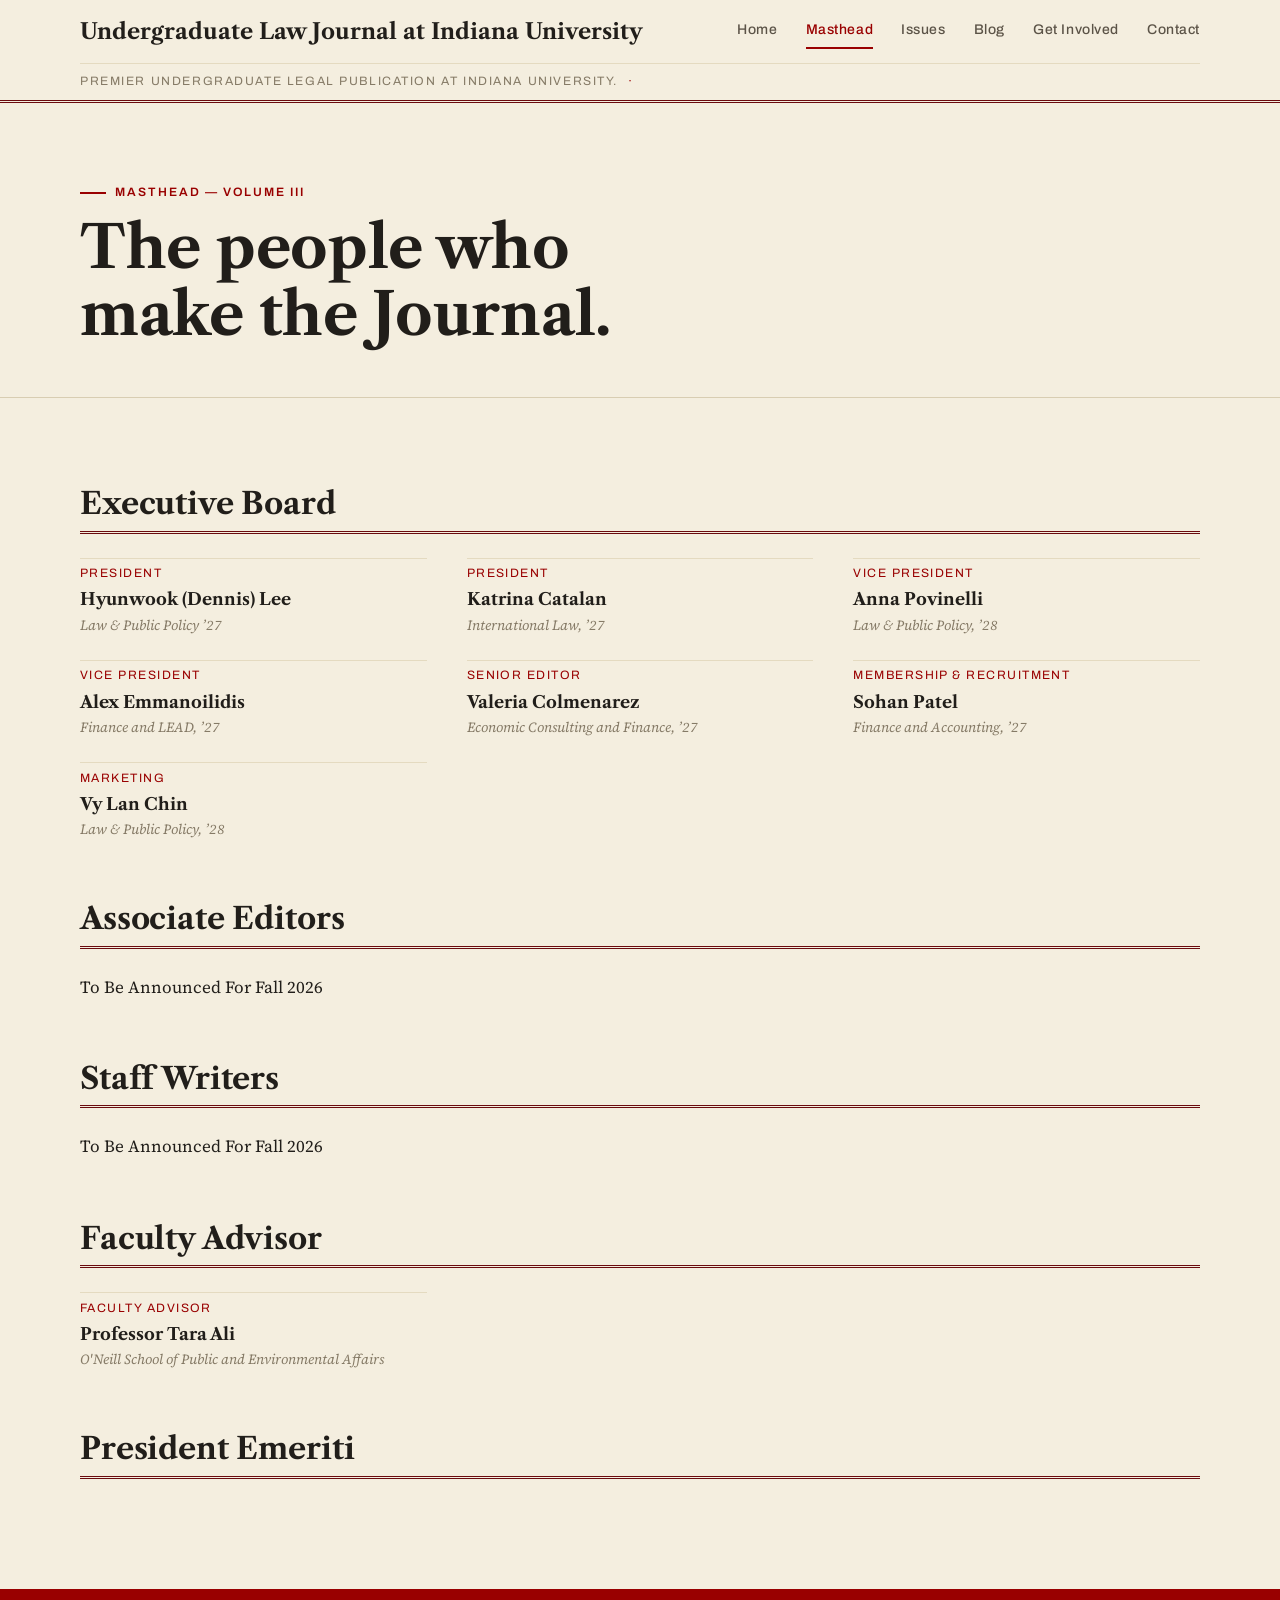
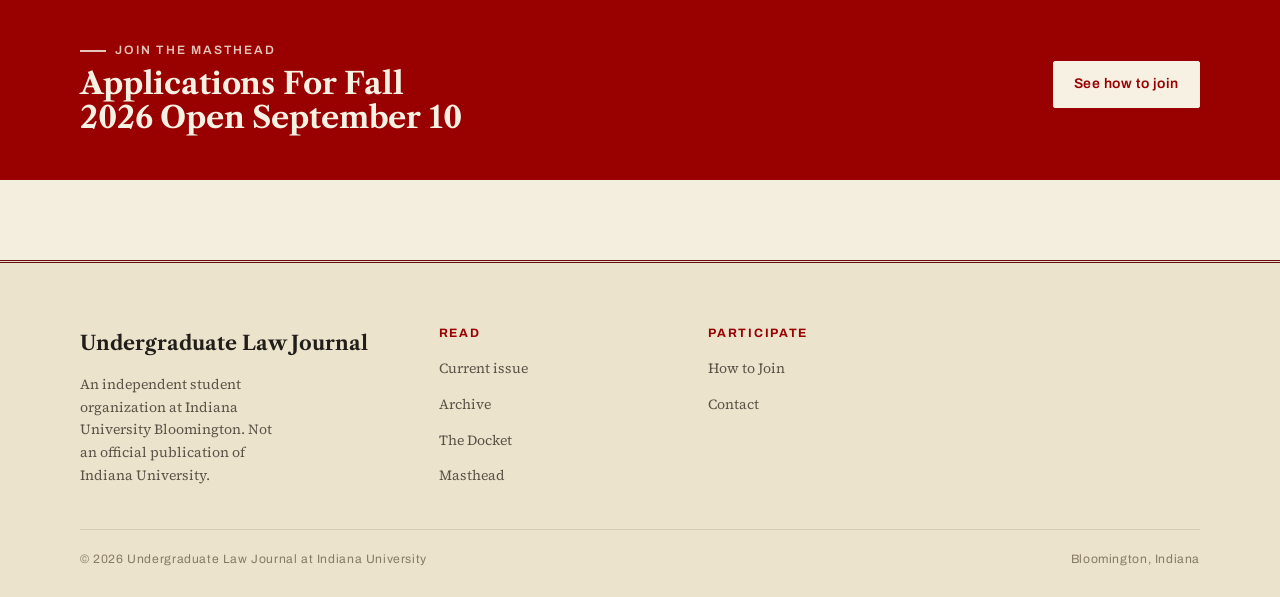
<file: masthead.html>
<!DOCTYPE html>
<html lang="en">
<head>
  <meta charset="UTF-8">
  <meta name="viewport" content="width=device-width, initial-scale=1.0">
  <title>Masthead — Undergraduate Law Journal</title>
  <meta name="description" content="The editorial board, staff editors, and faculty advisory board of the Indiana University Undergraduate Law Journal for Volume XII.">
  <link rel="icon" href="data:image/svg+xml,%3Csvg xmlns='http://www.w3.org/2000/svg' viewBox='0 0 32 32'%3E%3Crect width='32' height='32' fill='%23990000'/%3E%3Ctext x='16' y='24' font-size='22' text-anchor='middle' fill='%23F4EEDF' font-family='Georgia,serif'%3E%C2%A7%3C/text%3E%3C/svg%3E">
  <link rel="preconnect" href="https://fonts.googleapis.com">
  <link rel="preconnect" href="https://fonts.gstatic.com" crossorigin>
  <link rel="stylesheet" href="https://fonts.googleapis.com/css2?family=Archivo:wght@500;600;700&family=Libre+Caslon+Text:ital,wght@0,400;0,700;1,400&family=Source+Serif+4:opsz,wght@8..60,400;8..60,600&display=swap">
  <link rel="stylesheet" href="css/styles.css">
</head>
<body>
  <header class="site-header">
    <div class="wrap header-inner">
      <a class="wordmark" href="index.html">
        <span class="wordmark-title">Undergraduate Law Journal at Indiana University</span>
      </a>
      <button class="nav-toggle" aria-expanded="false" aria-controls="site-nav">Menu</button>
      <nav id="site-nav" class="site-nav" aria-label="Primary">
        <a href="index.html">Home</a>
        <a href="masthead.html">Masthead</a>
        <a href="issues.html">Issues</a>
        <a href="blog.html">Blog</a>
        <a href="get-involved.html">Get Involved</a>
        <a href="contact.html">Contact</a>
      </nav>
    </div>
    <div class="wrap volume-line">
      <span>Premier undergraduate legal publication at Indiana University.</span>
      <span aria-hidden="true">&middot;</span>
  
    </div>
  </header>

  <main>
    <div class="page-head">
      <div class="wrap">
        <p class="eyebrow">Masthead &mdash; Volume III</p>
        <h1>The people who make the Journal.</h1>
      </div>
    </div>

    <section class="section">
      <div class="wrap">

        <div class="roster-group">
          <h2>Executive Board</h2>
          <ul class="roster">
            <li>
              <p class="r-role">President</p>
              <p class="r-name">Hyunwook (Dennis) Lee</p>
              <p class="r-note">Law & Public Policy &rsquo;27</p>
            </li>
            <li>
              <p class="r-role">President</p>
              <p class="r-name">Katrina Catalan</p>
              <p class="r-note">International Law, &rsquo;27</p>
            </li>
            <li>
              <p class="r-role">Vice President</p>
              <p class="r-name">Anna Povinelli</p>
              <p class="r-note">Law & Public Policy, &rsquo;28</p>
            </li>
            <li>
              <p class="r-role">Vice President</p>
              <p class="r-name">Alex Emmanoilidis</p>
              <p class="r-note">Finance and LEAD, &rsquo;27</p>
            </li>
            <li>
              <p class="r-role">Senior Editor</p>
              <p class="r-name">Valeria Colmenarez</p>
              <p class="r-note">Economic Consulting and Finance, &rsquo;27</p>
            </li>
            <li>
              <p class="r-role">Membership & Recruitment</p>
              <p class="r-name">Sohan Patel</p>
              <p class="r-note">Finance and Accounting, &rsquo;27</p>
            </li>
            <li>
              <p class="r-role">Marketing</p>
              <p class="r-name">Vy Lan Chin</p>
              <p class="r-note">Law & Public Policy, &rsquo;28</p>
            </li>
          </ul>
        </div>

        

        <div class="roster-group">
          <h2>Associate Editors</h2>
          <ul class="name-columns">
            <li>To Be Announced For Fall 2026</li>
          </ul>
        </div>

        <div class="roster-group">
          <h2>Staff Writers</h2>
          <ul class="name-columns">
            <li>To Be Announced For Fall 2026</li>
          </ul>
        </div>

        <div class="roster-group">
          <h2>Faculty Advisor</h2>
          <ul class="roster">
            <li>
              <p class="r-role">Faculty Advisor</p>
              <p class="r-name">Professor Tara Ali</p>
              <p class="r-note">O'Neill School of Public and Environmental Affairs</p>
            </li>
          </ul>
        </div>

        <div class="roster-group">
          <h2>President Emeriti</h2>
          <ul class="emeriti">
            <!--<li><span class="yr">2024&ndash;25</span><span>Jonah Abernathy</span></li>-->
          </ul>
        </div>

      </div>
    </section>
  </main>

  <section class="callout">
    <div class="wrap">
      <div>
        <p class="eyebrow">Join the masthead</p>
        <h2>Applications For Fall 2026 Open September 10</h2>
      </div>
      <a class="btn" href="get-involved.html">See how to join</a>
    </div>
  </section>

  <footer class="site-footer">
    <div class="wrap">
      <div class="footer-grid">
        <div class="footer-brand">
          <span class="wordmark-title">Undergraduate Law Journal</span>
          <p>An independent student organization at Indiana University Bloomington. Not an official publication of Indiana University.</p>
        </div>
        <div>
          <h4>Read</h4>
          <ul>
            <li><a href="issues.html">Current issue</a></li>
            <li><a href="issues.html">Archive</a></li>
            <li><a href="blog.html">The Docket</a></li>
            <li><a href="masthead.html">Masthead</a></li>
          </ul>
        </div>
        <div>
          <h4>Participate</h4>
          <ul>
            <li><a href="get-involved.html">How to Join</a></li>
            <li><a href="contact.html">Contact</a></li>
          </ul>
        </div>
        <div>
          
        </div>
      </div>
      <div class="footer-base">
        <span>&copy; 2026 Undergraduate Law Journal at Indiana University</span>
        <span>Bloomington, Indiana</span>
      </div>
    </div>
  </footer>

  <script src="js/site.js"></script>
</body>
</html>
</file>
<file: css/styles.css>
/* =============================================================
   Indiana University Undergraduate Law Journal
   Shared stylesheet
   Set in Libre Caslon Text, Source Serif 4 and Archivo
   ============================================================= */

/* ---------- Reset ---------- */
*, *::before, *::after { box-sizing: border-box; }
* { margin: 0; }
html { -webkit-text-size-adjust: 100%; }
img, svg { display: block; max-width: 100%; }
input, button, textarea, select { font: inherit; color: inherit; }
button { cursor: pointer; }
[hidden] { display: none !important; }

/* ---------- Tokens: light ---------- */
:root {
  --ground:        #F4EEDF;
  --surface:       #FBF7EC;
  --surface-sunk:  #ECE3CD;
  --ink:           #211E1A;
  --ink-soft:      #5B5347;
  --ink-faint:     #857A66;
  --rule:          #D8CDB2;
  --rule-soft:     #E4DAC0;

  --crimson:       #990000;
  --crimson-deep:  #6A0B0E;
  --crimson-bright:#B01B1B;
  --on-crimson:    #F7F1E3;

  --btn-bg:        #990000;
  --band:          #990000;
  --band-ink:      #F7F1E3;

  --link:          #8A0A0A;
  --focus:         #6A0B0E;

  --shadow: 0 1px 2px rgba(33, 30, 26, .06), 0 8px 24px -12px rgba(33, 30, 26, .18);

  --measure: 63ch;
  --wrap: 70rem;

  --f-xs:  .76rem;
  --f-sm:  .875rem;
  --f-base: 1.0625rem;
  --f-md:  1.2rem;
  --f-lg:  clamp(1.35rem, 1.12rem + 1.0vw, 1.9rem);
  --f-xl:  clamp(1.85rem, 1.42rem + 1.9vw, 2.65rem);
  --f-2xl: clamp(2.4rem, 1.7rem + 3.1vw, 3.7rem);

  --serif-display: "Libre Caslon Text", "Hoefler Text", Georgia, "Times New Roman", serif;
  --serif-body: "Source Serif 4", "Iowan Old Style", Georgia, serif;
  --sans-util: "Archivo", "Helvetica Neue", Arial, sans-serif;

  color-scheme: light;
}

/* ---------- Tokens: dark ---------- */
@media (prefers-color-scheme: dark) {
  :root:not([data-theme="light"]) {
    --ground:        #1A1611;
    --surface:       #241F18;
    --surface-sunk:  #2E2820;
    --ink:           #ECE4D2;
    --ink-soft:      #B6AB90;
    --ink-faint:     #8D826C;
    --rule:          #3C352B;
    --rule-soft:     #342D25;

    --crimson:       #E35D4C;
    --crimson-deep:  #8F1C12;
    --crimson-bright:#EF7A68;
    --on-crimson:    #F7F1E3;

    --btn-bg:        #A62318;
    --band:          #7E1509;
    --band-ink:      #F4E9D8;

    --link:          #EC8474;
    --focus:         #E35D4C;

    --shadow: 0 1px 2px rgba(0, 0, 0, .4), 0 10px 30px -14px rgba(0, 0, 0, .6);
    color-scheme: dark;
  }
}
:root[data-theme="dark"] {
  --ground:        #1A1611;
  --surface:       #241F18;
  --surface-sunk:  #2E2820;
  --ink:           #ECE4D2;
  --ink-soft:      #B6AB90;
  --ink-faint:     #8D826C;
  --rule:          #3C352B;
  --rule-soft:     #342D25;

  --crimson:       #E35D4C;
  --crimson-deep:  #8F1C12;
  --crimson-bright:#EF7A68;
  --on-crimson:    #F7F1E3;

  --btn-bg:        #A62318;
  --band:          #7E1509;
  --band-ink:      #F4E9D8;

  --link:          #EC8474;
  --focus:         #E35D4C;

  --shadow: 0 1px 2px rgba(0, 0, 0, .4), 0 10px 30px -14px rgba(0, 0, 0, .6);
  color-scheme: dark;
}

/* ---------- Base ---------- */
body {
  background: var(--ground);
  color: var(--ink);
  font-family: var(--serif-body);
  font-size: var(--f-base);
  line-height: 1.62;
  font-optical-sizing: auto;
  -webkit-font-smoothing: antialiased;
  text-rendering: optimizeLegibility;
}

h1, h2, h3, h4 {
  font-family: var(--serif-display);
  font-weight: 700;
  line-height: 1.14;
  text-wrap: balance;
  letter-spacing: -0.005em;
}
h1 { font-size: var(--f-2xl); }
h2 { font-size: var(--f-xl); }
h3 { font-size: var(--f-lg); }
h4 { font-size: var(--f-md); }

p { text-wrap: pretty; }

a { color: var(--link); text-underline-offset: 0.14em; text-decoration-thickness: from-font; }
a:hover { color: var(--crimson-bright); }

:focus-visible {
  outline: 2px solid var(--focus);
  outline-offset: 3px;
  border-radius: 1px;
}

::selection { background: var(--crimson); color: var(--on-crimson); }

/* ---------- Layout helpers ---------- */
.wrap {
  width: min(100% - 2.75rem, var(--wrap));
  margin-inline: auto;
}
.wrap--reading { max-width: 44rem; }

.section { padding-block: clamp(3rem, 7vw, 5.75rem); }
.section--tight { padding-block: clamp(2.25rem, 4.5vw, 3.25rem); }
.section--sunk { background: var(--surface-sunk); }
.section + .section { border-top: 1px solid var(--rule-soft); }

.stack > * + * { margin-top: 1.1rem; }
.stack-lg > * + * { margin-top: 2.75rem; }

.prose { max-width: var(--measure); }
.prose > * + * { margin-top: 1.05em; }
.prose > * + h2 { margin-top: 2.1em; }
.prose > * + h3 { margin-top: 1.7em; }
.prose h2 { font-size: var(--f-lg); }
.prose h3 { font-size: var(--f-md); }
.prose a { color: var(--link); text-decoration: underline; }

/* ---------- Utility text ---------- */
.eyebrow {
  font-family: var(--sans-util);
  font-weight: 600;
  font-size: var(--f-xs);
  letter-spacing: 0.16em;
  text-transform: uppercase;
  color: var(--crimson);
  display: inline-flex;
  align-items: center;
  gap: 0.6rem;
}
.eyebrow::before {
  content: "";
  width: 1.6rem;
  height: 0;
  border-top: 2px solid currentColor;
}
.lede {
  font-size: var(--f-md);
  line-height: 1.55;
  color: var(--ink-soft);
  max-width: 40rem;
}
.meta {
  font-family: var(--sans-util);
  font-size: var(--f-xs);
  letter-spacing: 0.09em;
  text-transform: uppercase;
  color: var(--ink-faint);
}

/* ---------- Header ---------- */
.site-header {
  position: sticky;
  top: 0;
  z-index: 50;
  background: var(--ground);
  border-bottom: 3px double var(--crimson-deep);
}
.header-inner {
  display: flex;
  align-items: center;
  justify-content: space-between;
  gap: 1.5rem;
  padding-block: 0.85rem;
}
.wordmark {
  display: grid;
  gap: 0.1rem;
  text-decoration: none;
  color: var(--ink);
  line-height: 1.05;
}
.wordmark:hover { color: var(--ink); }
.wordmark-iu {
  font-family: var(--sans-util);
  font-weight: 600;
  font-size: var(--f-xs);
  letter-spacing: 0.22em;
  text-transform: uppercase;
  color: var(--crimson);
}
.wordmark-title {
  font-family: var(--serif-display);
  font-weight: 700;
  font-size: clamp(1.05rem, 0.9rem + 0.6vw, 1.4rem);
}

.site-nav {
  display: flex;
  gap: clamp(0.9rem, 2.2vw, 1.9rem);
  font-family: var(--sans-util);
  font-size: var(--f-sm);
  font-weight: 500;
  letter-spacing: 0.04em;
}
.site-nav a {
  color: var(--ink-soft);
  text-decoration: none;
  padding-block: 0.35rem;
  border-bottom: 2px solid transparent;
}
.site-nav a:hover { color: var(--ink); }
.site-nav a[aria-current="page"] {
  color: var(--crimson);
  border-bottom-color: var(--crimson);
}

.nav-toggle {
  display: none;
  font-family: var(--sans-util);
  font-size: var(--f-xs);
  letter-spacing: 0.14em;
  text-transform: uppercase;
  background: transparent;
  border: 1px solid var(--rule);
  color: var(--ink);
  padding: 0.5rem 0.8rem;
  border-radius: 2px;
}

.volume-line {
  display: flex;
  flex-wrap: wrap;
  gap: 0.65rem;
  padding-block: 0.5rem;
  border-top: 1px solid var(--rule-soft);
  font-family: var(--sans-util);
  font-size: var(--f-xs);
  letter-spacing: 0.13em;
  text-transform: uppercase;
  color: var(--ink-faint);
}
.volume-line span[aria-hidden] { color: var(--crimson); }

/* ---------- Buttons ---------- */
.btn {
  display: inline-flex;
  align-items: center;
  gap: 0.5rem;
  font-family: var(--sans-util);
  font-weight: 600;
  font-size: var(--f-sm);
  letter-spacing: 0.04em;
  text-decoration: none;
  padding: 0.7rem 1.25rem;
  border: 1px solid var(--crimson);
  border-radius: 2px;
  transition: background-color .15s ease, color .15s ease, border-color .15s ease;
}
.btn--primary { background: var(--btn-bg); border-color: var(--btn-bg); color: var(--on-crimson); }
.btn--primary:hover { background: var(--crimson-deep); border-color: var(--crimson-deep); color: var(--on-crimson); }
.btn--ghost { background: transparent; color: var(--crimson); }
.btn--ghost:hover { background: var(--btn-bg); border-color: var(--btn-bg); color: var(--on-crimson); }
.btn-row { display: flex; flex-wrap: wrap; gap: 0.85rem; }

/* ---------- Page header ---------- */
.page-head {
  padding-block: clamp(2.75rem, 6vw, 4.5rem) clamp(2rem, 4vw, 3rem);
  border-bottom: 1px solid var(--rule);
}
.page-head h1 { margin-top: 0.7rem; max-width: 20ch; }
.page-head .lede { margin-top: 1rem; }

/* ---------- Hero ---------- */
.hero { padding-block: clamp(3.25rem, 8vw, 6.5rem) clamp(3rem, 6vw, 5rem); }
.hero h1 { margin-top: 1rem; max-width: 16ch; }
.hero .lede { margin-top: 1.4rem; }
.hero .btn-row { margin-top: 2rem; }
.hero-note {
  margin-top: 1.4rem;
  font-family: var(--sans-util);
  font-size: var(--f-xs);
  letter-spacing: 0.08em;
  text-transform: uppercase;
  color: var(--ink-faint);
}

/* ---------- Feature: current issue ---------- */
.issue-feature {
  display: grid;
  grid-template-columns: minmax(0, 1fr) minmax(0, 1.35fr);
  gap: clamp(1.75rem, 5vw, 4rem);
  align-items: start;
}
.issue-plate {
  border: 1px solid var(--rule);
  background: var(--surface);
  box-shadow: var(--shadow);
  padding: clamp(1.5rem, 3vw, 2.25rem);
}
.issue-plate .kicker {
  font-family: var(--sans-util);
  font-size: var(--f-xs);
  letter-spacing: 0.16em;
  text-transform: uppercase;
  color: var(--crimson);
}
.issue-plate .vol {
  font-family: var(--serif-display);
  font-size: var(--f-xl);
  font-weight: 700;
  margin-top: 0.5rem;
}
.issue-plate .issue-meta {
  margin-top: 0.4rem;
  color: var(--ink-soft);
  font-style: italic;
}
.issue-plate .citation {
  margin-top: 1.25rem;
  padding-top: 1rem;
  border-top: 1px solid var(--rule);
  font-family: var(--sans-util);
  font-size: var(--f-xs);
  letter-spacing: 0.06em;
  color: var(--ink-faint);
}

/* ---------- Article list (hanging indent) ---------- */
.toc { list-style: none; padding: 0; }
.toc li { padding-block: 1rem; border-top: 1px solid var(--rule-soft); }
.toc li:first-child { border-top: 0; padding-top: 0; }
.toc .art-kind {
  font-family: var(--sans-util);
  font-size: var(--f-xs);
  letter-spacing: 0.14em;
  text-transform: uppercase;
  color: var(--crimson);
}
.toc .art-title {
  font-family: var(--serif-display);
  font-size: var(--f-md);
  font-weight: 700;
  margin-top: 0.25rem;
  line-height: 1.2;
}
.toc .art-title a { color: var(--ink); text-decoration: none; }
.toc .art-title a:hover { color: var(--crimson); }
.toc .art-author { color: var(--ink-soft); font-style: italic; margin-top: 0.2rem; }
.toc .art-pages {
  font-family: var(--sans-util);
  font-size: var(--f-xs);
  letter-spacing: 0.05em;
  color: var(--ink-faint);
  margin-top: 0.3rem;
}

/* ---------- Trio / columns ---------- */
.col-3 {
  display: grid;
  grid-template-columns: repeat(auto-fit, minmax(15rem, 1fr));
  gap: clamp(1.5rem, 4vw, 2.75rem);
}
.col-3 h3 {
  font-size: var(--f-md);
  padding-bottom: 0.6rem;
  border-bottom: 2px solid var(--crimson);
  display: inline-block;
}
.col-3 p { margin-top: 0.75rem; color: var(--ink-soft); }

/* ---------- Blog posts ---------- */
.post-grid {
  display: grid;
  grid-template-columns: repeat(auto-fill, minmax(17rem, 1fr));
  gap: clamp(1.5rem, 3.5vw, 2.5rem);
}
.post {
  display: flex;
  flex-direction: column;
  gap: 0.55rem;
  padding-top: 1.1rem;
  border-top: 3px double var(--rule);
}
.post .tag {
  font-family: var(--sans-util);
  font-size: var(--f-xs);
  letter-spacing: 0.13em;
  text-transform: uppercase;
  color: var(--crimson);
}
.post h3 { font-size: var(--f-md); }
.post h3 a { color: var(--ink); text-decoration: none; }
.post h3 a:hover { color: var(--crimson); }
.post p { color: var(--ink-soft); font-size: var(--f-sm); }
.post .byline {
  margin-top: auto;
  font-family: var(--sans-util);
  font-size: var(--f-xs);
  letter-spacing: 0.06em;
  color: var(--ink-faint);
}

.post--feature {
  border-top: 0;
  background: var(--surface);
  border: 1px solid var(--rule);
  box-shadow: var(--shadow);
  padding: clamp(1.5rem, 4vw, 2.75rem);
}
.post--feature h2 { font-size: var(--f-xl); margin-top: 0.4rem; }
.post--feature h2 a { color: var(--ink); text-decoration: none; }
.post--feature h2 a:hover { color: var(--crimson); }
.post--feature p { font-size: var(--f-base); color: var(--ink-soft); max-width: 48ch; }

/* ---------- Roster (masthead) ---------- */
.roster-group + .roster-group { margin-top: clamp(2.25rem, 5vw, 3.5rem); }
.roster-group > h2 {
  font-size: var(--f-lg);
  padding-bottom: 0.55rem;
  border-bottom: 3px double var(--crimson-deep);
}
.roster-lead { color: var(--ink-soft); margin-top: 0.75rem; max-width: var(--measure); }

.roster {
  list-style: none;
  padding: 0;
  margin-top: 1.5rem;
  display: grid;
  grid-template-columns: repeat(auto-fill, minmax(16rem, 1fr));
  gap: 1.1rem 2.5rem;
}
.roster li { padding-block: 0.35rem; border-top: 1px solid var(--rule-soft); }
.roster .r-role {
  font-family: var(--sans-util);
  font-size: var(--f-xs);
  letter-spacing: 0.12em;
  text-transform: uppercase;
  color: var(--crimson);
}
.roster .r-name {
  font-family: var(--serif-display);
  font-size: var(--f-base);
  font-weight: 700;
  margin-top: 0.15rem;
}
.roster .r-note { color: var(--ink-faint); font-size: var(--f-sm); font-style: italic; }

.name-columns {
  columns: 3 12rem;
  column-gap: 2.5rem;
  margin-top: 1.25rem;
  padding: 0;
  list-style: none;
}
.name-columns li {
  padding-block: 0.3rem;
  break-inside: avoid;
  border-top: 1px solid var(--rule-soft);
}
.name-columns li:first-child { border-top: 0; }

.emeriti {
  list-style: none;
  padding: 0;
  margin-top: 1.25rem;
  display: grid;
  gap: 0.4rem;
}
.emeriti li {
  display: grid;
  grid-template-columns: 5.5rem 1fr;
  gap: 1rem;
  padding-block: 0.5rem;
  border-top: 1px solid var(--rule-soft);
}
.emeriti .yr {
  font-family: var(--sans-util);
  font-size: var(--f-sm);
  color: var(--crimson);
  font-variant-numeric: tabular-nums;
}

/* ---------- Archive (issues) ---------- */
.archive-vol + .archive-vol { margin-top: clamp(2.5rem, 5vw, 3.75rem); }
.archive-vol > header {
  display: flex;
  flex-wrap: wrap;
  align-items: baseline;
  justify-content: space-between;
  gap: 0.75rem;
  padding-bottom: 0.6rem;
  border-bottom: 3px double var(--crimson-deep);
}
.archive-vol > header h2 { font-size: var(--f-lg); }
.archive-vol > header .vol-date { color: var(--ink-faint); font-style: italic; }

/* ---------- Callout band ---------- */
.callout {
  background: var(--band);
  color: var(--band-ink);
}
.callout .wrap {
  display: flex;
  flex-wrap: wrap;
  align-items: center;
  justify-content: space-between;
  gap: 1.5rem 2rem;
  padding-block: clamp(2rem, 4vw, 2.75rem);
}
.callout .eyebrow { color: var(--band-ink); opacity: 0.82; }
.callout h2 { font-size: var(--f-lg); margin-top: 0.4rem; max-width: 22ch; }
.callout .btn {
  background: var(--band-ink);
  color: var(--band);
  border-color: var(--band-ink);
}
.callout .btn:hover { background: transparent; color: var(--band-ink); }

.cite-note {
  border-left: 3px solid var(--crimson);
  background: var(--surface);
  padding: 1.25rem 1.5rem;
  max-width: var(--measure);
}
.cite-note .meta { display: block; margin-bottom: 0.4rem; }
.cite-note code {
  font-family: var(--sans-util);
  background: var(--surface-sunk);
  padding: 0.1rem 0.35rem;
  font-size: 0.92em;
}

/* ---------- Timeline (recruitment) ---------- */
.timeline { list-style: none; padding: 0; counter-reset: step; }
.timeline li {
  display: grid;
  grid-template-columns: 3rem 1fr;
  gap: 1.25rem;
  padding-block: 1.25rem;
  border-top: 1px solid var(--rule);
}
.timeline li::before {
  counter-increment: step;
  content: counter(step, decimal-leading-zero);
  font-family: var(--sans-util);
  font-weight: 700;
  font-size: var(--f-sm);
  color: var(--crimson);
  padding-top: 0.15rem;
  font-variant-numeric: tabular-nums;
}
.timeline h3 { font-size: var(--f-md); }
.timeline .when {
  font-family: var(--sans-util);
  font-size: var(--f-xs);
  letter-spacing: 0.1em;
  text-transform: uppercase;
  color: var(--ink-faint);
  margin-top: 0.2rem;
}
.timeline p { margin-top: 0.5rem; color: var(--ink-soft); }

/* ---------- Definition rows ---------- */
.spec-list {
  margin-top: 1.5rem;
  border-top: 1px solid var(--rule);
}
.spec-list div {
  display: grid;
  grid-template-columns: minmax(9rem, 14rem) 1fr;
  gap: 0.5rem 1.75rem;
  padding-block: 0.9rem;
  border-bottom: 1px solid var(--rule-soft);
}
.spec-list dt {
  font-family: var(--sans-util);
  font-size: var(--f-xs);
  letter-spacing: 0.11em;
  text-transform: uppercase;
  color: var(--crimson);
  padding-top: 0.15rem;
}
.spec-list dd { margin: 0; color: var(--ink-soft); }

/* ---------- FAQ ---------- */
.faq { max-width: var(--measure); border-top: 1px solid var(--rule); }
.faq details { border-bottom: 1px solid var(--rule-soft); }
.faq summary {
  list-style: none;
  cursor: pointer;
  padding-block: 1rem;
  font-family: var(--serif-display);
  font-weight: 700;
  font-size: var(--f-md);
  display: flex;
  justify-content: space-between;
  gap: 1rem;
}
.faq summary::-webkit-details-marker { display: none; }
.faq summary::after {
  content: "+";
  font-family: var(--sans-util);
  color: var(--crimson);
  font-weight: 700;
}
.faq details[open] summary::after { content: "\2013"; }
.faq details > p { padding-bottom: 1.1rem; color: var(--ink-soft); max-width: 58ch; }

/* ---------- Contact ---------- */
.contact-grid {
  display: grid;
  grid-template-columns: repeat(auto-fit, minmax(15rem, 1fr));
  gap: clamp(1.5rem, 4vw, 2.5rem);
}
.contact-card h3 {
  font-size: var(--f-md);
  padding-bottom: 0.5rem;
  border-bottom: 2px solid var(--crimson);
  display: inline-block;
}
.contact-card p { margin-top: 0.7rem; color: var(--ink-soft); }
.contact-card a { color: var(--link); }

.form {
  display: grid;
  gap: 1.1rem;
  max-width: 38rem;
  margin-top: 1.75rem;
}
.field { display: grid; gap: 0.4rem; }
.field label {
  font-family: var(--sans-util);
  font-size: var(--f-xs);
  letter-spacing: 0.11em;
  text-transform: uppercase;
  color: var(--crimson);
}
.field input,
.field select,
.field textarea {
  background: var(--surface);
  border: 1px solid var(--rule);
  border-radius: 2px;
  padding: 0.65rem 0.75rem;
  font-family: var(--serif-body);
}
.field input:focus-visible,
.field select:focus-visible,
.field textarea:focus-visible {
  outline: 2px solid var(--focus);
  outline-offset: 1px;
  border-color: var(--crimson);
}
.field textarea { min-height: 8rem; resize: vertical; }
.form-note {
  font-size: var(--f-sm);
  color: var(--ink-faint);
  font-style: italic;
}

/* ---------- Footer ---------- */
.site-footer {
  background: var(--surface-sunk);
  border-top: 3px double var(--crimson-deep);
  padding-block: clamp(2.75rem, 6vw, 4rem) 1.75rem;
  margin-top: clamp(3rem, 7vw, 5rem);
}
.footer-grid {
  display: grid;
  grid-template-columns: 1.4fr repeat(3, 1fr);
  gap: clamp(1.5rem, 4vw, 3rem);
}
.footer-grid h4 {
  font-family: var(--sans-util);
  font-size: var(--f-xs);
  letter-spacing: 0.14em;
  text-transform: uppercase;
  color: var(--crimson);
  font-weight: 700;
}
.footer-grid ul { list-style: none; padding: 0; margin-top: 0.85rem; display: grid; gap: 0.5rem; }
.footer-grid a { color: var(--ink-soft); text-decoration: none; font-size: var(--f-sm); }
.footer-grid a:hover { color: var(--crimson); }
.footer-grid p { margin-top: 0.85rem; color: var(--ink-soft); font-size: var(--f-sm); max-width: 30ch; }
.footer-brand .wordmark-title { font-size: 1.25rem; }
.colophon {
  margin-top: 0.85rem;
  font-family: var(--sans-util);
  font-size: var(--f-xs);
  letter-spacing: 0.05em;
  color: var(--ink-faint);
  line-height: 1.7;
}
.footer-base {
  margin-top: 2.5rem;
  padding-top: 1.25rem;
  border-top: 1px solid var(--rule);
  display: flex;
  flex-wrap: wrap;
  gap: 0.5rem 1.5rem;
  justify-content: space-between;
  font-family: var(--sans-util);
  font-size: var(--f-xs);
  letter-spacing: 0.05em;
  color: var(--ink-faint);
}

/* ---------- Responsive ---------- */
@media (max-width: 860px) {
  .nav-toggle { display: block; }
  .site-nav {
    display: none;
    width: 100%;
    flex-direction: column;
    gap: 0;
    padding-bottom: 0.5rem;
  }
  .site-nav.is-open { display: flex; }
  .site-nav a {
    padding-block: 0.7rem;
    border-bottom: 1px solid var(--rule-soft);
  }
  .site-nav a[aria-current="page"] { border-bottom-color: var(--crimson); }
  .header-inner { flex-wrap: wrap; }
  .issue-feature { grid-template-columns: 1fr; }
  .footer-grid { grid-template-columns: 1fr 1fr; }
}
@media (max-width: 560px) {
  .footer-grid { grid-template-columns: 1fr; }
  .emeriti li { grid-template-columns: 4.5rem 1fr; }
  .spec-list div { grid-template-columns: 1fr; }
}

/* ---------- Motion ---------- */
@media (prefers-reduced-motion: reduce) {
  * { animation-duration: 0.001ms !important; transition-duration: 0.001ms !important; }
}
</file>
